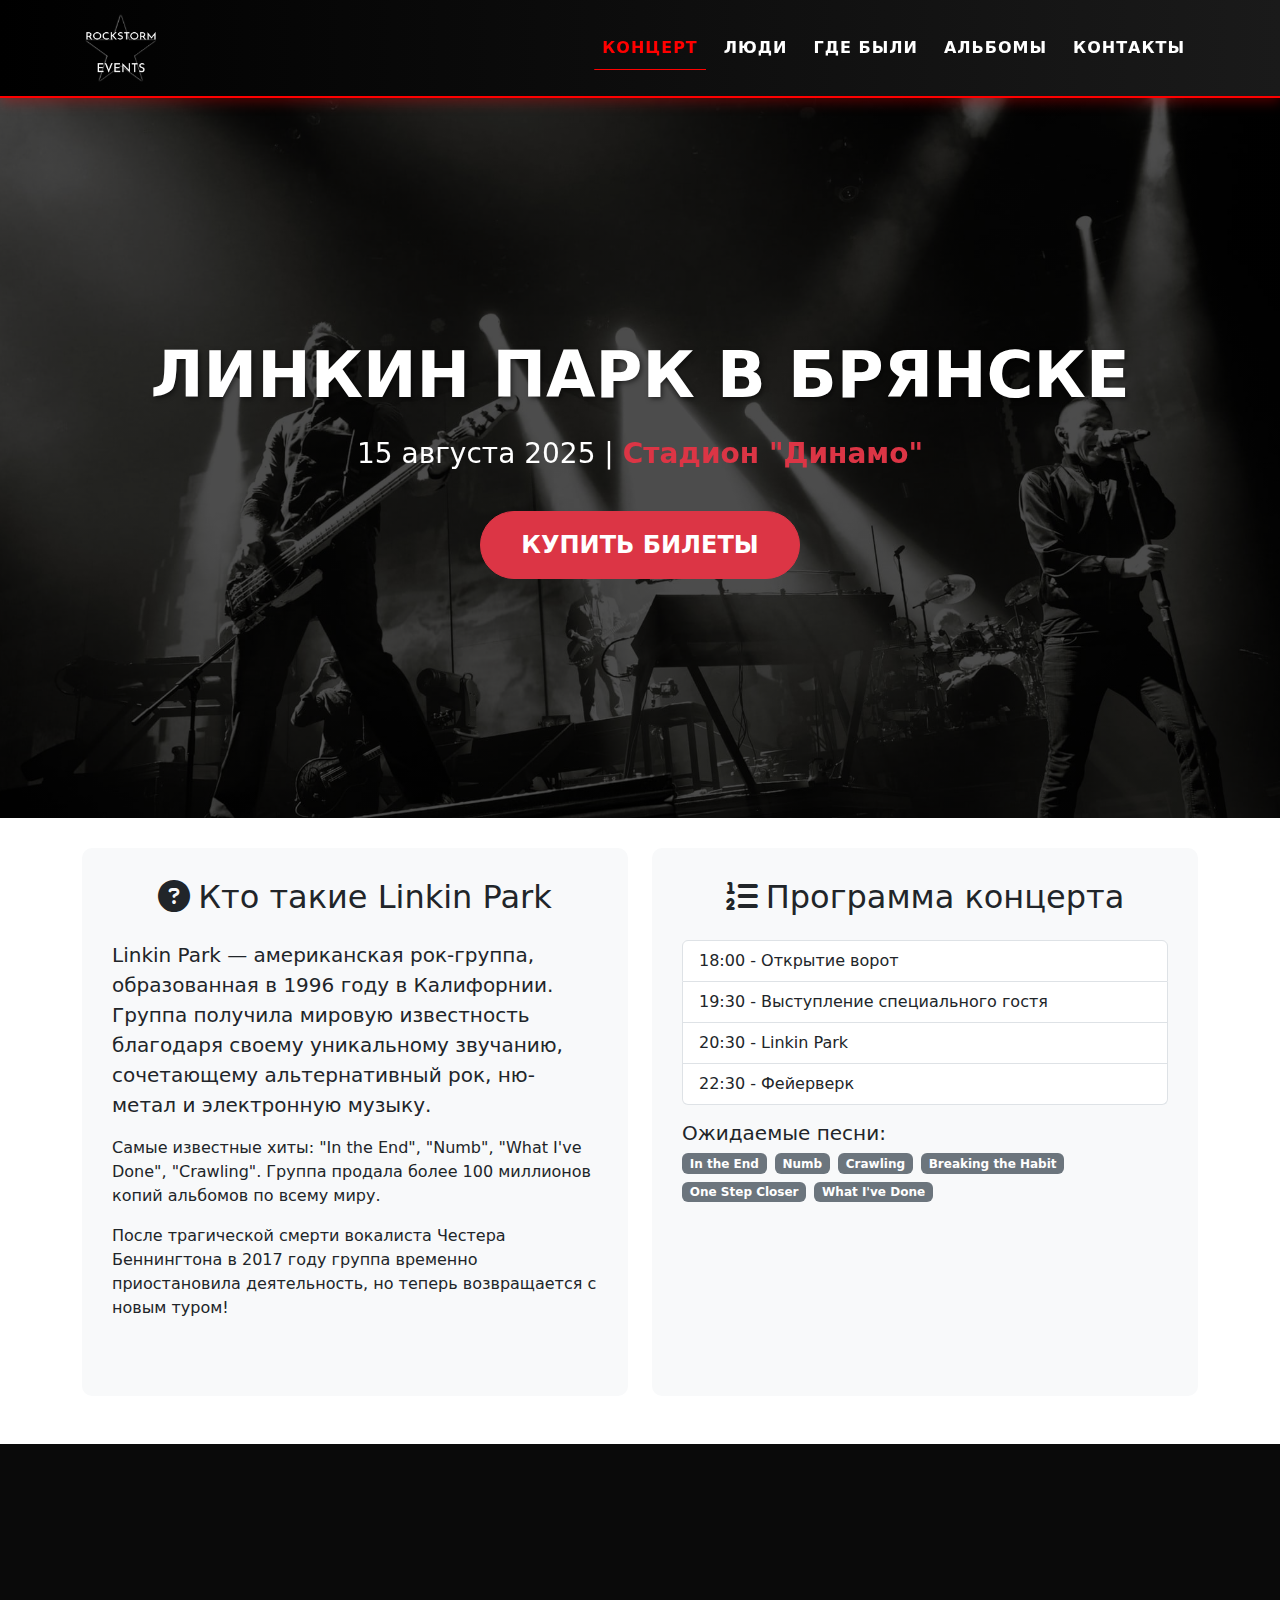
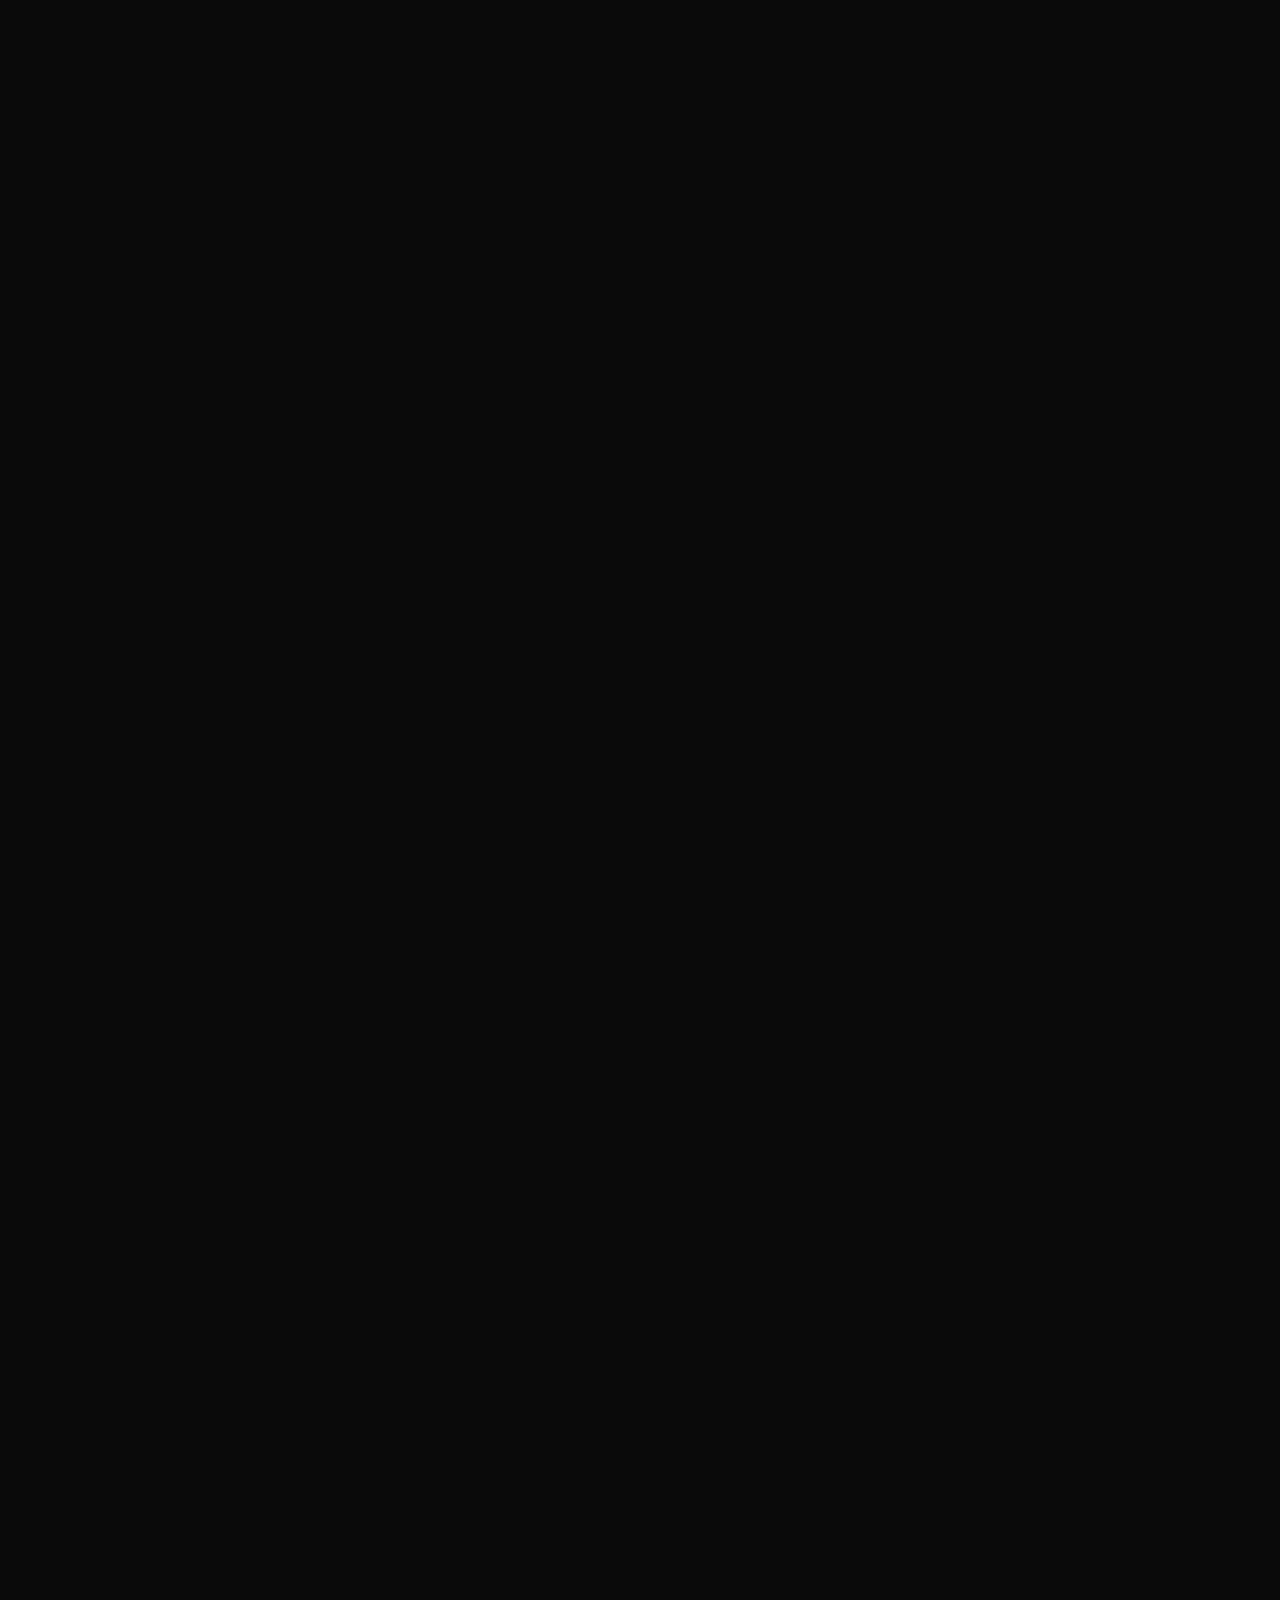
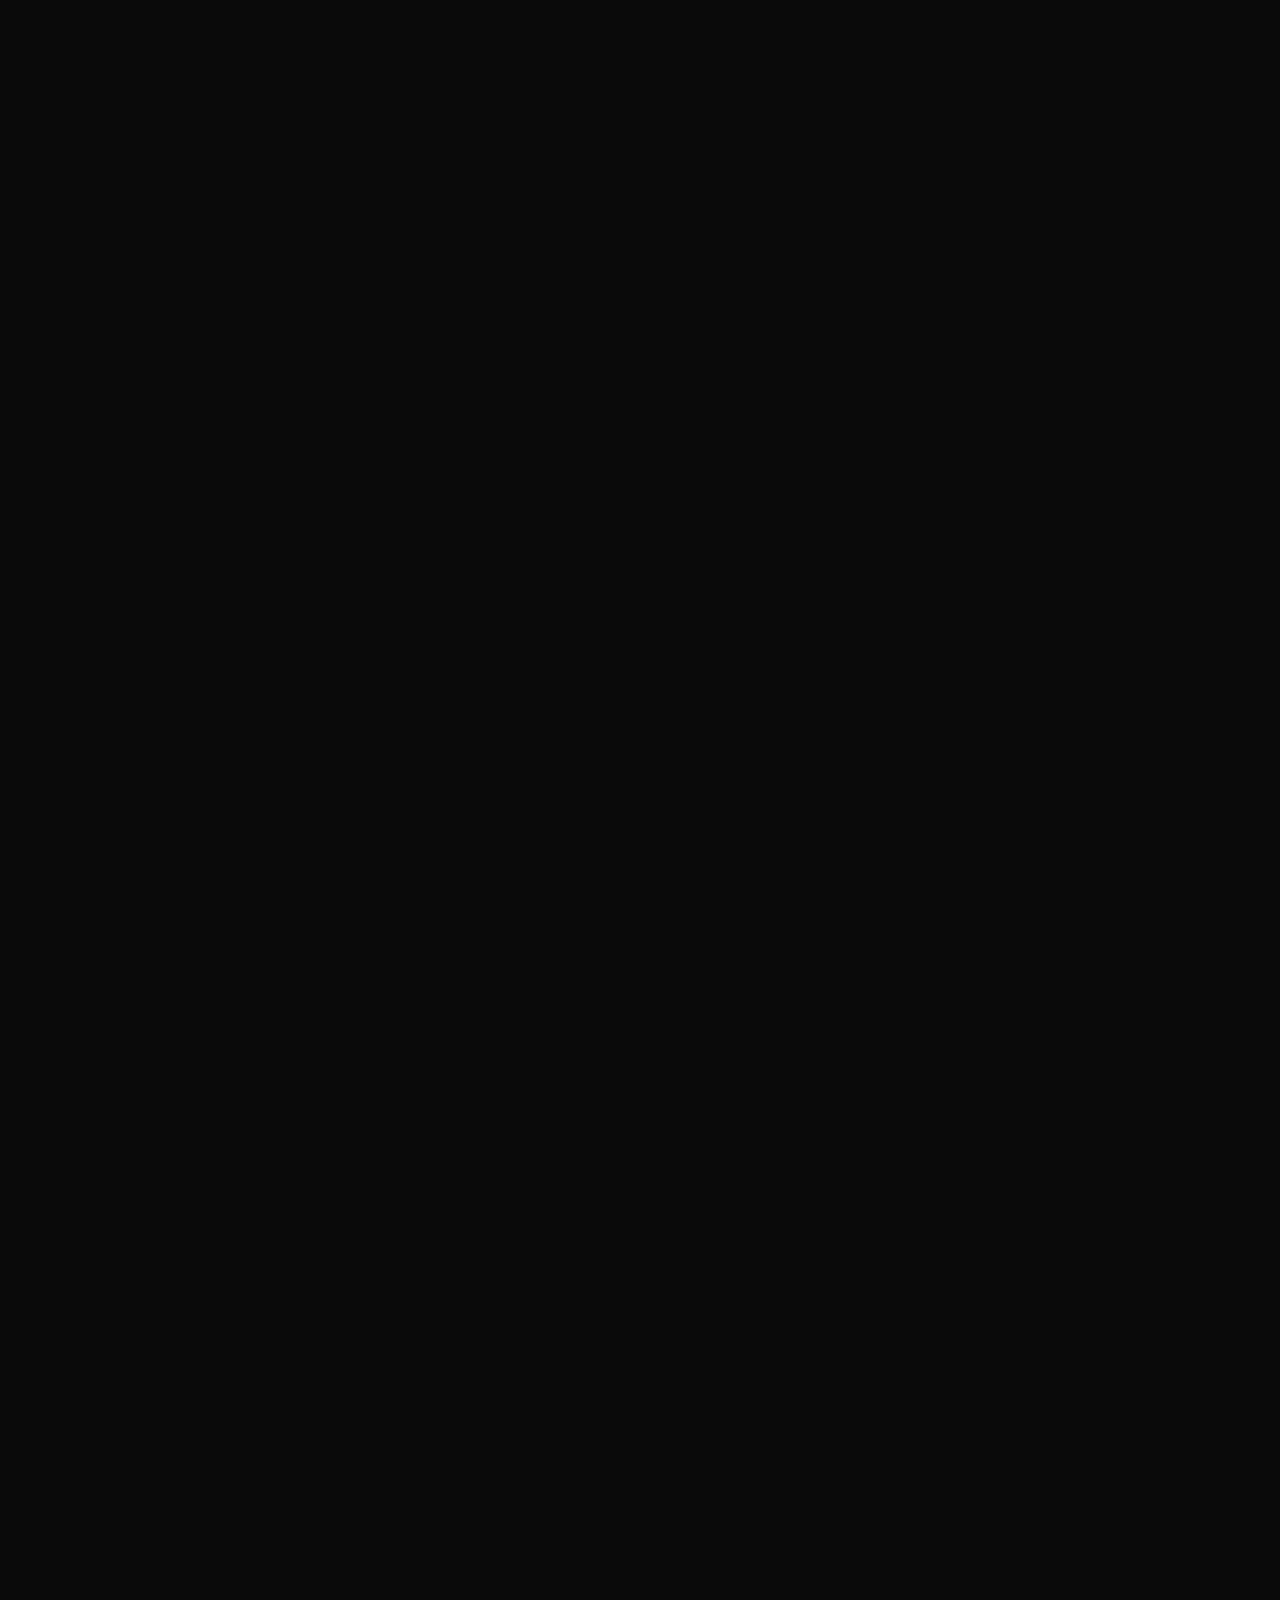
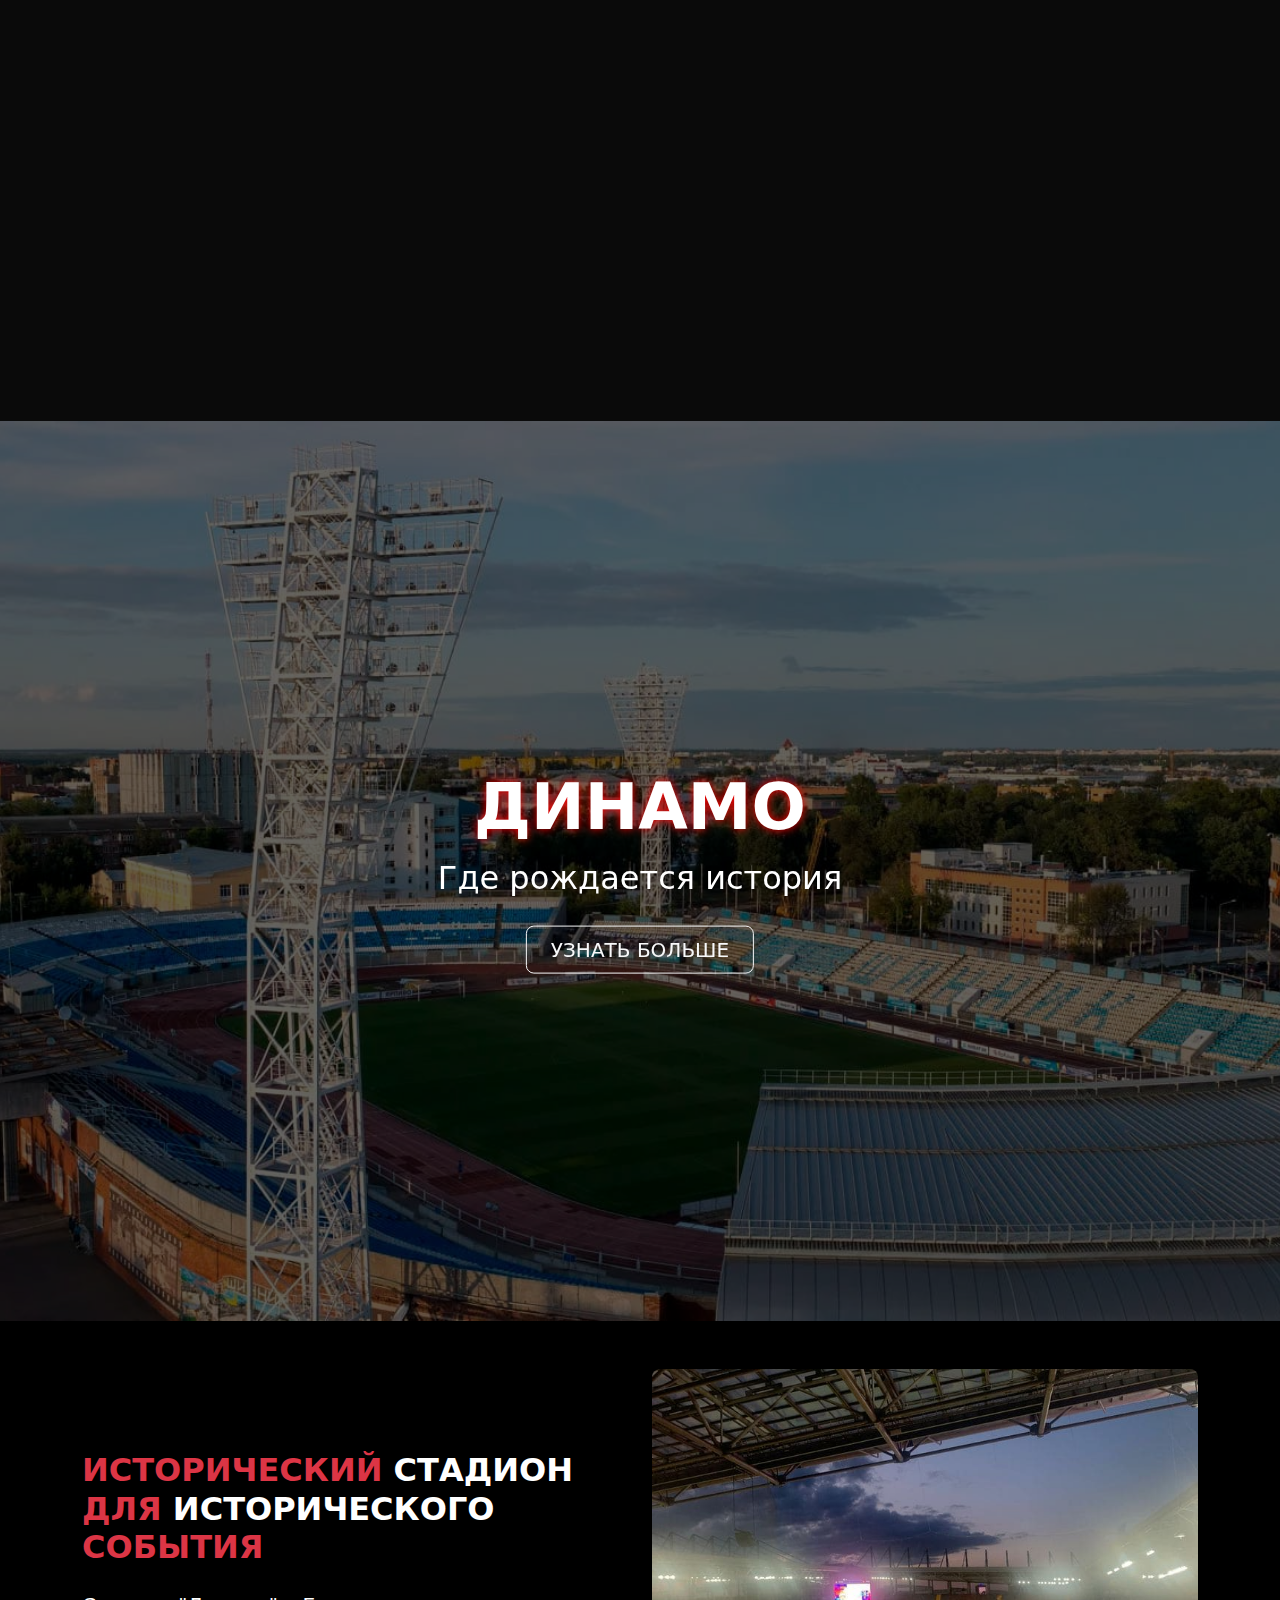
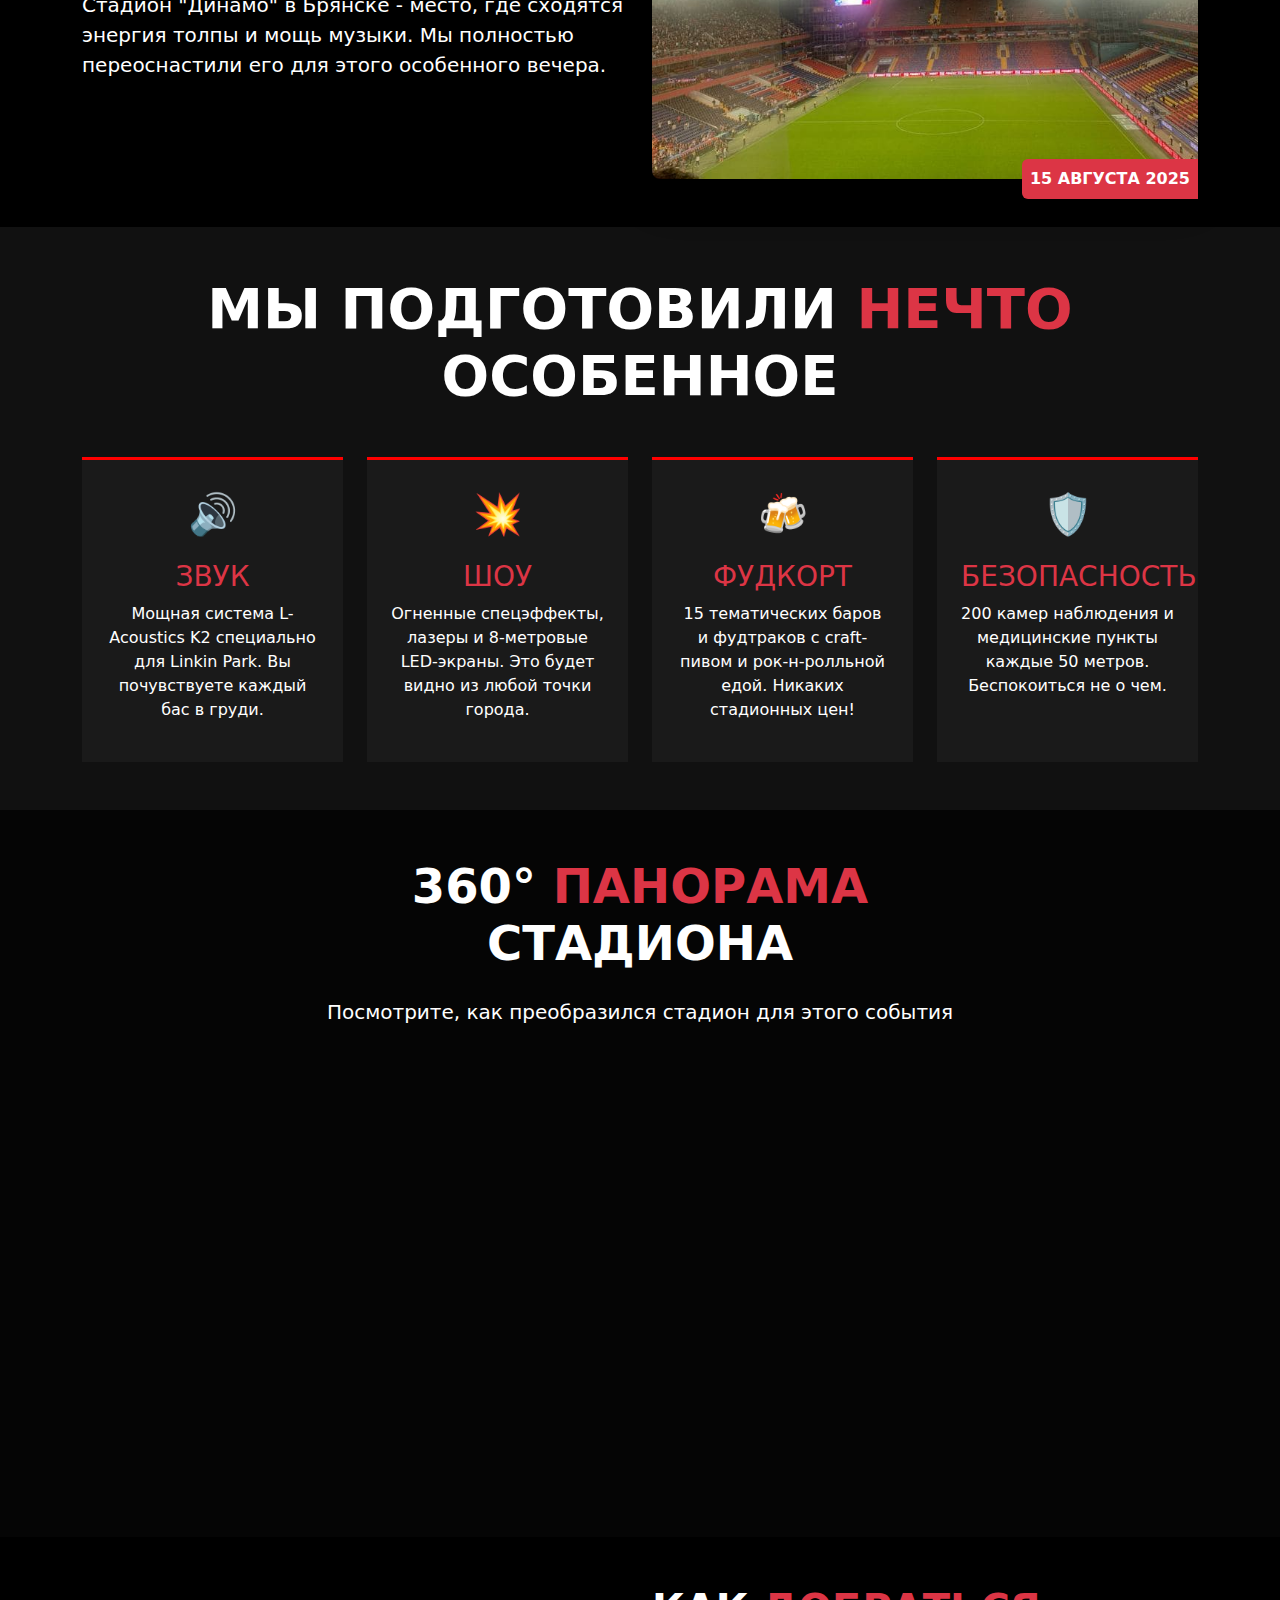
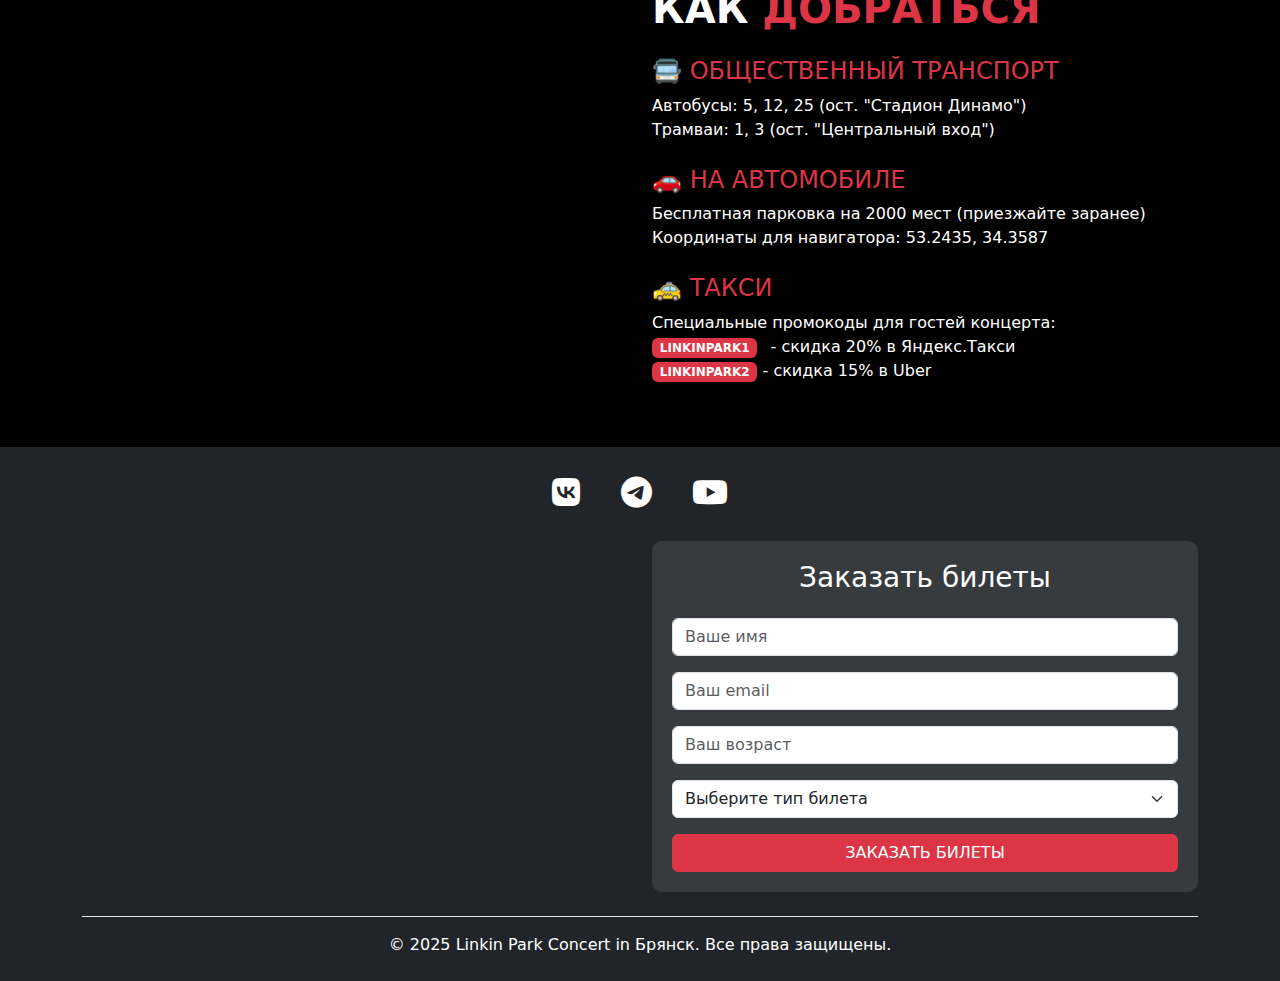
<file: index.html>
<!DOCTYPE html>
<html lang="ru">
  <head>
    <meta charset="UTF-8" />
    <meta name="viewport" content="width=device-width, initial-scale=1.0" />
    <title>Linkin Park Live в Брянске</title>
    <link rel="stylesheet" href="css/style.css">
    <link rel="shortcut icon" href="images/favicon.svg" type="image/x-icon">
    <link
      href="https://cdn.jsdelivr.net/npm/bootstrap@5.3.0/dist/css/bootstrap.min.css"
      rel="stylesheet"
    />
    <link
      rel="stylesheet"
      href="https://cdnjs.cloudflare.com/ajax/libs/font-awesome/6.4.0/css/all.min.css"
    />
    <link href="https://unpkg.com/aos@2.3.1/dist/aos.css" rel="stylesheet" />
    <style>
      .hero-banner {
        background: linear-gradient(rgba(0, 0, 0, 0.7), rgba(0, 0, 0, 0.7)),
          url("images/linkinpark.jpg");
        background-size: cover;
        background-position: center;
        height: 80vh;
        display: flex;
        align-items: center;
        justify-content: center;
        text-align: center;
        color: white;
        margin-bottom: 30px;
      }
      .hero-title {
        font-size: 4rem;
        font-weight: 900;
        text-transform: uppercase;
        margin-bottom: 20px;
        text-shadow: 2px 2px 5px rgba(0, 0, 0, 0.5);
      }
      .btn-tickets {
        padding: 15px 40px;
        font-size: 1.5rem;
        font-weight: bold;
        border-radius: 50px;
        margin-top: 20px;
      }
      .info-block {
        padding: 30px;
        border-radius: 10px;
        margin-bottom: 30px;
        height: 100%;
      }
      .footer-icons {
        font-size: 2rem;
        margin: 20px 0;
      }
      .footer-icons a {
        color: white;
        margin: 0 15px;
        transition: all 0.3s;
      }
      .footer-icons a:hover {
        color: #ff6b6b;
        transform: scale(1.2);
      }
      .footer-form {
        background: rgba(255, 255, 255, 0.1);
        padding: 20px;
        border-radius: 10px;
      }
      .map-container {
        height: 100%;
        min-height: 300px;
        border-radius: 10px;
        overflow: hidden;
      }
      .concert-place {
        font-weight: bold;
        color: #dc3545;
      }
      @media (max-width: 768px) {
        .hero-title {
          font-size: 2.5rem;
        }
      }

      .navbar {
    background: linear-gradient(to right, #000000, #1a1a1a);
    border-bottom: 2px solid #ff0000;
    box-shadow: 0 4px 12px rgba(255, 0, 0, 0.3);
}

.navbar-brand img {
    height: 70px;
}

.navbar-toggler {
    border-color: rgba(255, 0, 0, 0.5);
}

.navbar-toggler-icon {
    background-image: url("data:image/svg+xml,%3csvg xmlns='http://www.w3.org/2000/svg' viewBox='0 0 30 30'%3e%3cpath stroke='rgba%28255, 0, 0, 1%29' stroke-linecap='round' stroke-miterlimit='10' stroke-width='2' d='M4 7h22M4 15h22M4 23h22'/%3e%3c/svg%3e");
}

.nav-link {
    position: relative;
    font-weight: 600;
    text-transform: uppercase;
    letter-spacing: 1px;
    padding: 10px 15px;
    margin: 0 5px;
    color: #ffffff !important;
    transition: color 0.3s;
    overflow: hidden;
}

.nav-link:hover {
    color: #ff0000 !important;
}

.nav-link::after {
    content: '';
    position: absolute;
    bottom: -2px;
    left: 50%;
    width: 0;
    height: 3px;
    background: #ff0000;
    transform: translateX(-50%);
    transition: all 0.3s ease;
}

.nav-link:hover::after,
.nav-link.active::after {
    width: 100%;
}

.nav-link.active {
    color: #ff0000 !important;
    cursor: default;
}
    </style>
  </head>
  <body>
    <!-- Навигация -->
    <nav class="navbar navbar-expand-lg navbar-dark sticky-top">
        <div class="container">
            <a class="navbar-brand" href="index.html">
                <img src="images/logo.png" alt="Linkin Park" height="200">
            </a>
            <button class="navbar-toggler" type="button" data-bs-toggle="collapse" data-bs-target="#navbarNav" aria-controls="navbarNav" aria-expanded="false" aria-label="Toggle navigation">
                <span class="navbar-toggler-icon"></span>
            </button>
            <div class="collapse navbar-collapse" id="navbarNav">
                <ul class="navbar-nav ms-auto">
                    <li class="nav-item">
                        <a class="nav-link active" href="index.html">Концерт</a>
                    </li>
                    <li class="nav-item">
                        <a class="nav-link" href="about.html">Люди</a>
                    </li>
                    <li class="nav-item">
                        <a class="nav-link" href="tickets.html">Где были</a>
                    </li>
                    <li class="nav-item">
                        <a class="nav-link" href="place.html">Альбомы</a>
                    </li>
                    <li class="nav-item">
                        <a class="nav-link" href="contacts.html">Контакты</a>
                    </li>
                </ul>
            </div>
        </div>
    </nav>

    <!-- Герой-баннер -->
    <div class="hero-banner">
      <div class="container">
        <h1 class="hero-title" data-aos="fade-up" data-aos-duration="1000">
          ЛИНКИН ПАРК В БРЯНСКЕ
        </h1>
        <p class="lead fs-3" data-aos="fade-up" data-aos-duration="1200">
          15 августа 2025 | <span class="concert-place">Стадион "Динамо"</span>
        </p>
        <a
          href="#tickets"
          class="btn btn-danger btn-lg btn-tickets"
          data-aos="fade-up"
          data-aos-duration="1400"
          >КУПИТЬ БИЛЕТЫ</a
        >
      </div>
    </div>

    <!-- Информационные блоки -->
    <div class="container mb-5">
      <div class="row">
        <div class="col-md-6">
          <div
            class="info-block bg-light"
            data-aos="fade-up"
            data-aos-duration="1500"
            data-aos-offset="-100"
          >
            <h2 class="text-center mb-4">
              <i class="fas fa-question-circle me-2"></i>Кто такие Linkin Park
            </h2>
            <p class="lead">
              Linkin Park — американская рок-группа, образованная в 1996 году в
              Калифорнии. Группа получила мировую известность благодаря своему
              уникальному звучанию, сочетающему альтернативный рок, ню-метал и
              электронную музыку.
            </p>
            <p>
              Самые известные хиты: "In the End", "Numb", "What I've Done",
              "Crawling". Группа продала более 100 миллионов копий альбомов по
              всему миру.
            </p>
            <p>
              После трагической смерти вокалиста Честера Беннингтона в 2017 году
              группа временно приостановила деятельность, но теперь возвращается
              с новым туром!
            </p>
          </div>
        </div>
        <div class="col-md-6">
          <div
            class="info-block bg-light"
            data-aos="fade-up"
            data-aos-duration="1500"
            data-aos-offset="-100"
          >
            <h2 class="text-center mb-4">
              <i class="fas fa-list-ol me-2"></i>Программа концерта
            </h2>
            <ul class="list-group">
              <li class="list-group-item">18:00 - Открытие ворот</li>
              <li class="list-group-item">
                19:30 - Выступление специального гостя
              </li>
              <li class="list-group-item">20:30 - Linkin Park</li>
              <li class="list-group-item">22:30 - Фейерверк</li>
            </ul>
            <div class="mt-3">
              <h5>Ожидаемые песни:</h5>
              <div class="d-flex flex-wrap">
                <span class="badge bg-secondary me-2 mb-2">In the End</span>
                <span class="badge bg-secondary me-2 mb-2">Numb</span>
                <span class="badge bg-secondary me-2 mb-2">Crawling</span>
                <span class="badge bg-secondary me-2 mb-2"
                  >Breaking the Habit</span
                >
                <span class="badge bg-secondary me-2 mb-2"
                  >One Step Closer</span
                >
                <span class="badge bg-secondary me-2 mb-2">What I've Done</span>
              </div>
            </div>
          </div>
        </div>
      </div>
    </div>

    <section id="about" class="py-5" style="background: #0a0a0a; color: white;">
      <div class="container">
        
        <!-- Заголовок -->
        <div class="text-center mb-5" data-aos="fade-down">
          <h2 class="display-4 fw-bold text-danger">О КОНЦЕРТЕ</h2>
          <div class="mx-auto" style="height: 3px; width: 100px; background: #ff0000;"></div>
        </div>
    
        <!-- Кто такие Linkin Park -->
        <div class="row align-items-center mb-5" data-aos="fade-right">
          <div class="col-lg-6">
            <img src="images/lp.jpg" alt="Linkin Park" class="img-fluid rounded shadow-lg" style="border: 2px solid #ff0000;">
          </div>
          <div class="col-lg-6 mt-4 mt-lg-0">
            <h3 class="text-danger mb-4">КТО ТАКИЕ LINKIN PARK</h3>
            <p class="lead">Linkin Park — революционная группа, изменившая лицо современного рока.</p>
            <p>Основанная в 1996 году в Калифорнии, группа взорвала музыкальную индустрию своим дебютным альбомом "Hybrid Theory" в 2000 году, который стал бриллиантовым (продано более 30 млн копий).</p>
            <p>Их уникальный стиль — смесь альтернативного рока, ню-метала, рэпа и электроники — создал абсолютно новое звучание, которое покорило миллионы.</p>
            <div class="d-flex mt-4">
              <span class="badge bg-danger me-2">30+ млн альбомов</span>
              <span class="badge bg-danger me-2">2 Грэмми</span>
              <span class="badge bg-danger">100+ стран</span>
            </div>
          </div>
        </div>
    
        <!-- Почему они легендарные -->
        <div class="row align-items-center mb-5" data-aos="fade-up">
          <div class="col-lg-6 order-lg-2">
            <img src="images/chester.jpg" alt="Chester Bennington" class="img-fluid rounded shadow-lg" style="border: 2px solid #ff0000;">
          </div>
          <div class="col-lg-6 order-lg-1 mt-4 mt-lg-0">
            <h3 class="text-danger mb-4">ПОЧЕМУ ОНИ ЛЕГЕНДАРНЫЕ</h3>
            <ul class="list-unstyled">
              <li class="mb-3"><i class="fas fa-guitar text-danger me-2"></i> Создали новый музыкальный жанр, вдохновив тысячи групп</li>
              <li class="mb-3"><i class="fas fa-record-vinyl text-danger me-2"></i> Каждый альбом — эксперимент и эволюция звучания</li>
              <li class="mb-3"><i class="fas fa-fire text-danger me-2"></i> Легендарные живые выступления с бешеной энергетикой</li>
              <li class="mb-3"><i class="fas fa-heart text-danger me-2"></i> Честер Беннингтон — один из величайших вокалистов поколения</li>
              <li><i class="fas fa-globe text-danger me-2"></i> Музыка, которая объединяет людей по всему миру</li>
            </ul>
          </div>
        </div>
    
        <!-- Почему стоит купить билеты -->
        <div class="row mb-5" data-aos="fade-up">
          <div class="col-12">
            <div class="p-4 p-md-5 rounded" style="background: linear-gradient(rgba(0,0,0,0.7), rgba(0,0,0,0.7)); background-size: cover; border: 2px solid #ff0000;">
              <h3 class="text-center text-danger mb-4">ПОЧЕМУ ВАМ НУЖНО НА ЭТОТ КОНЦЕРТ</h3>
              <div class="row">
                <div class="col-md-4 mb-4">
                  <div class="text-center p-3 h-100" style="background: rgba(255,0,0,0.1); border-radius: 8px;">
                    <i class="fas fa-bolt text-danger mb-3" style="font-size: 2rem;"></i>
                    <h4 class="text-white">РАЗ В ЖИЗНИ</h4>
                    <p>После ухода Честера каждый концерт — историческое событие. Особенно в Брянске!</p>
                  </div>
                </div>
                <div class="col-md-4 mb-4">
                  <div class="text-center p-3 h-100" style="background: rgba(255,0,0,0.1); border-radius: 8px;">
                    <i class="fas fa-volume-up text-danger mb-3" style="font-size: 2rem;"></i>
                    <h4 class="text-white">НЕРЕАЛЬНЫЙ ЗВУК</h4>
                    <p>Профессиональная постановка с мощными спецэффектами и идеальным звуком.</p>
                  </div>
                </div>
                <div class="col-md-4 mb-4">
                  <div class="text-center p-3 h-100" style="background: rgba(255,0,0,0.1); border-radius: 8px;">
                    <i class="fas fa-users text-danger mb-3" style="font-size: 2rem;"></i>
                    <h4 class="text-white">ФАН-СООБЩЕСТВО</h4>
                    <p>Присоединитесь к тысячам фанатов, чтобы вместе пережить легендарные хиты.</p>
                  </div>
                </div>
              </div>
            </div>
          </div>
        </div>
    
        <!-- Дополнительный блок -->
        <div class="row" data-aos="fade-up">
          <div class="col-12">
            <div class="p-4 p-md-5 text-center rounded" style="background: #111; border: 2px solid #ff0000;">
              <h3 class="text-danger mb-4">НЕ УПУСТИТЕ ШАНС!</h3>
              <p class="lead mb-4">Это будет самый громкий концерт года в Брянске. Билеты заканчиваются стремительно!</p>
              <a href="#tickets" class="btn btn-danger btn-lg px-5 py-3">КУПИТЬ БИЛЕТЫ СЕЙЧАС <i class="fas fa-arrow-right ms-2"></i></a>
              <div class="mt-4">
                <p class="small text-danger">Осталось менее 15% билетов</p>
                <div class="progress" style="height: 6px;">
                  <div class="progress-bar bg-danger" role="progressbar" style="width: 15%;" aria-valuenow="15" aria-valuemin="0" aria-valuemax="100"></div>
                </div>
              </div>
            </div>
          </div>
        </div>
    
      </div>
    </section>

    <section id="tickets-container" class="py-5" style="background: #0a0a0a; color: white;">
      <div class="container">
        
        <!-- Заголовок -->
        <div class="text-center mb-5" data-aos="fade-down">
          <h2 class="display-4 fw-bold text-danger">БИЛЕТЫ</h2>
          <div class="mx-auto" style="height: 3px; width: 100px; background: #ff0000;"></div>
          <p class="lead mt-3">Выберите свой опыт. Это будет незабываемо!</p>
        </div>
    
        <!-- VIP билет -->
        <div class="row align-items-center mb-5 ticket-card" data-aos="fade-up">
          <div class="col-lg-6">
            <img src="images/lpvist.jpeg" alt="VIP Experience" class="img-fluid rounded shadow-lg" style="border: 2px solid #ff0000;">
          </div>
          <div class="col-lg-6 mt-4 mt-lg-0">
            <div class="p-4" style="background: rgba(255,0,0,0.05); border-left: 4px solid #ff0000;">
              <h3 class="text-danger mb-3">VIP ПАКЕТ <span class="badge bg-danger ms-2">10 000 руб.</span></h3>
              <ul class="list-unstyled">
                <li class="mb-2"><i class="fas fa-star text-danger me-2"></i> Встреча за кулисами с группой</li>
                <li class="mb-2"><i class="fas fa-couch text-danger me-2"></i> VIP-ложа с лучшим видом</li>
                <li class="mb-2"><i class="fas fa-glass-cheers text-danger me-2"></i> Открытый бар премиум-класса</li>
                <li class="mb-2"><i class="fas fa-guitar text-danger me-2"></i> Эксклюзивный мерч</li>
                <li class="mb-2"><i class="fas fa-parking text-danger me-2"></i> Отдельная парковка</li>
              </ul>
              <a href="#tickets" class="btn btn-outline-danger mt-3">ЗАБРОНИРОВАТЬ VIP</a>
            </div>
          </div>
        </div>
    
        <!-- Gold билет -->
        <div class="row align-items-center mb-5 ticket-card" data-aos="fade-up" data-aos-delay="100">
          <div class="col-lg-6 order-lg-2">
            <img src="images/lpgold.jpg" alt="Gold Experience" class="img-fluid rounded shadow-lg" style="border: 2px solid #ff0000;">
          </div>
          <div class="col-lg-6 order-lg-1 mt-4 mt-lg-0">
            <div class="p-4" style="background: rgba(255,0,0,0.05); border-left: 4px solid #ffcc00;">
              <h3 class="text-warning mb-3">GOLD <span class="badge bg-warning text-dark ms-2">7 000 руб.</span></h3>
              <ul class="list-unstyled">
                <li class="mb-2"><i class="fas fa-chair text-warning me-2"></i> Места в первых 5 рядах</li>
                <li class="mb-2"><i class="fas fa-beer text-warning me-2"></i> Доступ к премиум-бару</li>
                <li class="mb-2"><i class="fas fa-t-shirt text-warning me-2"></i> Фирменный браслет</li>
                <li class="mb-2"><i class="fas fa-utensils text-warning me-2"></i> Фуршет с закусками</li>
              </ul>
              <a href="#tickets" class="btn btn-outline-warning mt-3">КУПИТЬ GOLD</a>
            </div>
          </div>
        </div>
    
        <!-- Silver билет -->
        <div class="row align-items-center mb-5 ticket-card" data-aos="fade-up" data-aos-delay="200">
          <div class="col-lg-6">
            <img src="images/lpsilver.jpg" alt="Silver Experience" class="img-fluid rounded shadow-lg" style="border: 2px solid #ff0000;">
          </div>
          <div class="col-lg-6 mt-4 mt-lg-0">
            <div class="p-4" style="background: rgba(255,0,0,0.05); border-left: 4px solid #c0c0c0;">
              <h3 class="text-light mb-3">SILVER <span class="badge bg-light text-dark ms-2">5 000 руб.</span></h3>
              <ul class="list-unstyled">
                <li class="mb-2"><i class="fas fa-cocktail text-light me-2"></i> Доступ к барам</li>
                <li class="mb-2"><i class="fas fa-map-marker-alt text-light me-2"></i> Места в центральных секторах</li>
                <li class="mb-2"><i class="fas fa-restroom text-light me-2"></i> Отдельные туалеты</li>
                <li class="mb-2"><i class="fas fa-clock text-light me-2"></i> Ранний вход на стадион</li>
              </ul>
              <a href="#tickets" class="btn btn-outline-light mt-3">КУПИТЬ SILVER</a>
            </div>
          </div>
        </div>
    
        <!-- Regular билет -->
        <div class="row align-items-center mb-5 ticket-card" data-aos="fade-up" data-aos-delay="300">
          <div class="col-lg-6 order-lg-2">
            <img src="images/lpregular.jpg" alt="Regular Experience" class="img-fluid rounded shadow-lg" style="border: 2px solid #ff0000;">
          </div>
          <div class="col-lg-6 order-lg-1 mt-4 mt-lg-0">
            <div class="p-4" style="background: rgba(255,0,0,0.05); border-left: 4px solid #555;">
              <h3 class="text-secondary mb-3">REGULAR <span class="badge bg-secondary ms-2">3 000 руб.</span></h3>
              <ul class="list-unstyled">
                <li class="mb-2"><i class="fas fa-music text-secondary me-2"></i> Общие стоячие места</li>
                <li class="mb-2"><i class="fas fa-users text-secondary me-2"></i> Атмосфера настоящего рок-концерта</li>
                <li class="mb-2"><i class="fas fa-volume-up text-secondary me-2"></i> Отличный звук по всему стадиону</li>
                <li class="mb-2"><i class="fas fa-heart text-secondary me-2"></i> Возможность быть частью истории</li>
              </ul>
              <a href="#tickets" class="btn btn-outline-secondary mt-3">КУПИТЬ REGULAR</a>
            </div>
          </div>
        </div>
    
        <!-- Важная информация -->
        <div class="row mt-5" data-aos="fade-up">
          <div class="col-12">
            <div class="p-4 rounded" style="background: rgba(255,0,0,0.1); border: 1px dashed #ff0000;">
              <h4 class="text-danger"><i class="fas fa-exclamation-triangle me-2"></i> ВАЖНАЯ ИНФОРМАЦИЯ</h4>
              <ul>
                <li>Билеты именные, при себе нужно иметь документ</li>
                <li>VIP-встреча начинается за 2 часа до концерта</li>
                <li>Возврат билетов возможен за 14 дней до мероприятия</li>
                <li>Дети до 14 лет допускаются только в сопровождении взрослых</li>
              </ul>
            </div>
          </div>
        </div>
    
      </div>
    </section>

    <section id="location" style="background: #000; color: white;">
      <!-- Fullscreen Hero -->
      <div class="vh-100 position-relative overflow-hidden">
        <img src="images/dinamo.jpg" class="w-100 h-100 object-fit-cover" alt="Стадион Динамо">
        <div class="position-absolute top-0 start-0 w-100 h-100" style="background: rgba(0,0,0,0.6);"></div>
        <div class="position-absolute top-50 start-50 translate-middle text-center">
          <h1 class="display-3 fw-bold text-uppercase" style="text-shadow: 0 0 10px #ff0000;">ДИНАМО</h1>
          <p class="lead fs-2">Где рождается история</p>
          <div class="mt-4">
            <a href="#stadium-info" class="btn btn-lg btn-outline-light px-4 py-2">УЗНАТЬ БОЛЬШЕ</a>
          </div>
        </div>
      </div>
    
      <!-- Stadium Intro -->
      <div id="stadium-info" class="container py-5">
        <div class="row align-items-center">
          <div class="col-lg-6">
            <h2 class="fw-bold mb-4 historical-title">
              <span class="text-danger">ИСТОРИЧЕСКИЙ</span> СТАДИОН<br>
              <span class="text-danger">ДЛЯ</span> ИСТОРИЧЕСКОГО<br>
              <span class="text-danger">СОБЫТИЯ</span>
            </h2>
            <p class="lead">Стадион "Динамо" в Брянске - место, где сходятся энергия толпы и мощь музыки. Мы полностью переоснастили его для этого особенного вечера.</p>
          </div>
          <div class="col-lg-6">
            <div class="position-relative">
              <img src="images/vecher.jpg" class="img-fluid rounded-3 shadow-lg" alt="Стадион вечером">
              <div class="position-absolute bottom-0 end-0 bg-danger p-2 rounded-start" style="transform: translateY(50%);">
                <span class="fw-bold">15 АВГУСТА 2025</span>
              </div>
            </div>
          </div>
        </div>
      </div>
    
      <!-- Special Preparations -->
      <div class="py-5" style="background: #111;">
        <div class="container">
          <h2 class="text-center mb-5 display-4 fw-bold">МЫ ПОДГОТОВИЛИ <span class="text-danger">НЕЧТО</span> ОСОБЕННОЕ</h2>
          
          <div class="row g-4">
            <!-- Item 1 -->
            <div class="col-md-6 col-lg-3">
              <div class="h-100 p-4 text-center" style="background: #1a1a1a; border-top: 3px solid #ff0000;">
                <div class="mb-3" style="font-size: 2.5rem;">🔊</div>
                <h3 class="text-danger">ЗВУК</h3>
                <p>Мощная система L-Acoustics K2 специально для Linkin Park. Вы почувствуете каждый бас в груди.</p>
              </div>
            </div>
            
            <!-- Item 2 -->
            <div class="col-md-6 col-lg-3">
              <div class="h-100 p-4 text-center" style="background: #1a1a1a; border-top: 3px solid #ff0000;">
                <div class="mb-3" style="font-size: 2.5rem;">💥</div>
                <h3 class="text-danger">ШОУ</h3>
                <p>Огненные спецэффекты, лазеры и 8-метровые LED-экраны. Это будет видно из любой точки города.</p>
              </div>
            </div>
            
            <!-- Item 3 -->
            <div class="col-md-6 col-lg-3">
              <div class="h-100 p-4 text-center" style="background: #1a1a1a; border-top: 3px solid #ff0000;">
                <div class="mb-3" style="font-size: 2.5rem;">🍻</div>
                <h3 class="text-danger">ФУДКОРТ</h3>
                <p>15 тематических баров и фудтраков с craft-пивом и рок-н-ролльной едой. Никаких стадионных цен!</p>
              </div>
            </div>
            
            <!-- Item 4 -->
            <div class="col-md-6 col-lg-3">
              <div class="h-100 p-4 text-center" style="background: #1a1a1a; border-top: 3px solid #ff0000;">
                <div class="mb-3" style="font-size: 2.5rem;">🛡️</div>
                <h3 class="text-danger">БЕЗОПАСНОСТЬ</h3>
                <p>200 камер наблюдения и медицинские пункты каждые 50 метров. Беспокоиться не о чем.</p>
              </div>
            </div>
          </div>
        </div>
      </div>
    
      <!-- Stadium Panorama -->
      <div class="py-5 position-relative" style="background: #050505;">
        <div class="container">
          <div class="row">
            <div class="col-lg-8 mx-auto text-center">
              <h2 class="mb-4 display-5 fw-bold">360° <span class="text-danger">ПАНОРАМА</span> СТАДИОНА</h2>
              <p class="lead mb-5">Посмотрите, как преобразился стадион для этого события</p>
              <div class="ratio ratio-16x9">
                <iframe class="rounded-3" src="https://www.youtube.com/embed/a-Bgbj6DWss?si=X-p5srn5UAsT0-7G" title="YouTube video player" frameborder="0" allow="accelerometer; autoplay; clipboard-write; encrypted-media; gyroscope; picture-in-picture; web-share" referrerpolicy="strict-origin-when-cross-origin" allowfullscreen></iframe>
              </div>
            </div>
          </div>
        </div>
      </div>
    
      <!-- How to Get There -->
      <div class="py-5" style="background: #000;">
        <div class="container">
          <div class="row align-items-center">
            <div class="col-lg-6 mb-4 mb-lg-0">
              <div class="position-relative rounded-3 overflow-hidden" style="height: 400px;">
                  <iframe
                  src="https://www.google.com/maps/embed?pb=!1m18!1m12!1m3!1d9413.37364741891!2d34.3587893!3d53.2435624!2m3!1f0!2f0!3f0!3m2!1i1024!2i768!4f13.1!3m3!1m2!1s0x412d05e5e8e9c0e5%3A0x1b0b5a5b5b5b5b5b!2z0JHQuNGC0LDQudGB0LrQuNC5!5e0!3m2!1sru!2sru!4v1620000000000!5m2!1sru!2sru"
                  width="100%"
                  height="100%"
                  style="border: 0"
                  allowfullscreen=""
                  loading="lazy"
                ></iframe>
              </div>
            </div>
            <div class="col-lg-6">
              <h2 class="fw-bold mb-4" style="font-size: 2.5rem;">КАК <span class="text-danger">ДОБРАТЬСЯ</span></h2>
              <div class="mb-4">
                <h4 class="text-danger">🚍 ОБЩЕСТВЕННЫЙ ТРАНСПОРТ</h4>
                <p>Автобусы: 5, 12, 25 (ост. "Стадион Динамо")<br>
                Трамваи: 1, 3 (ост. "Центральный вход")</p>
              </div>
              <div class="mb-4">
                <h4 class="text-danger">🚗 НА АВТОМОБИЛЕ</h4>
                <p>Бесплатная парковка на 2000 мест (приезжайте заранее)<br>
                Координаты для навигатора: 53.2435, 34.3587</p>
              </div>
              <div>
                <h4 class="text-danger">🚕 ТАКСИ</h4>
                <p>Специальные промокоды для гостей концерта:<br>
                <span class="badge bg-danger me-2">LINKINPARK1</span> - скидка 20% в Яндекс.Такси<br>
                <span class="badge bg-danger">LINKINPARK2</span> - скидка 15% в Uber</p>
              </div>
            </div>
          </div>
        </div>
      </div>
    </section>

    <!-- Футер -->
    <footer
      class="bg-dark text-white"
      style="padding-top: 0.1rem; padding-bottom: 0.5rem"
    >
      <div class="container">
        <!-- Соцсети -->
        <div class="text-center footer-icons">
          <a href="#"><i class="fab fa-vk"></i></a>
          <a href="#"><i class="fab fa-telegram"></i></a>
          <a href="#"><i class="fab fa-youtube"></i></a>
        </div>

        <!-- Две колонки -->
        <div class="row mt-4">
          <div class="col-md-6 mb-4 mb-md-0">
            <div class="map-container">
              <iframe
                src="https://www.google.com/maps/embed?pb=!1m18!1m12!1m3!1d9413.37364741891!2d34.3587893!3d53.2435624!2m3!1f0!2f0!3f0!3m2!1i1024!2i768!4f13.1!3m3!1m2!1s0x412d05e5e8e9c0e5%3A0x1b0b5a5b5b5b5b5b!2z0JHQuNGC0LDQudGB0LrQuNC5!5e0!3m2!1sru!2sru!4v1620000000000!5m2!1sru!2sru"
                width="100%"
                height="100%"
                style="border: 0"
                allowfullscreen=""
                loading="lazy"
              ></iframe>
            </div>
          </div>
          <div class="col-md-6">
            <div class="footer-form">
              <h3 class="text-center mb-4">Заказать билеты</h3>
              <form id="tickets">
                <div class="mb-3">
                  <input
                    type="text"
                    class="form-control"
                    placeholder="Ваше имя"
                    required
                  />
                </div>
                <div class="mb-3">
                  <input
                    type="email"
                    class="form-control"
                    placeholder="Ваш email"
                    required
                  />
                </div>
                <div class="mb-3">
                  <input
                    type="number"
                    class="form-control"
                    placeholder="Ваш возраст"
                    min="1"
                    required
                  />
                </div>
                <div class="mb-3">
                  <select class="form-select" required>
                    <option value="" disabled selected>
                      Выберите тип билета
                    </option>
                    <option value="vip">VIP - 10 000 руб.</option>
                    <option value="gold">Gold - 7 000 руб.</option>
                    <option value="silver">Silver - 5 000 руб.</option>
                    <option value="regular">Regular - 3 000 руб.</option>
                  </select>
                </div>
                <div class="d-grid">
                  <button type="submit" class="btn btn-danger">
                    ЗАКАЗАТЬ БИЛЕТЫ
                  </button>
                </div>
              </form>
            </div>
          </div>
        </div>

        <div class="text-center mt-4 pt-3 border-top">
          <p>&copy; 2025 Linkin Park Concert in Брянск. Все права защищены.</p>
        </div>
      </div>
    </footer>

    <script src="https://cdn.jsdelivr.net/npm/bootstrap@5.3.0/dist/js/bootstrap.bundle.min.js"></script>
    <script src="https://unpkg.com/aos@2.3.1/dist/aos.js"></script>
    <script>
      // Инициализируем AOS
      AOS.init({
        once: false, // Анимация будет повторяться при каждой прокрутке
        easing: "ease", // Плавное замедление в конце
      });
    </script>
  </body>
</html>
</file>
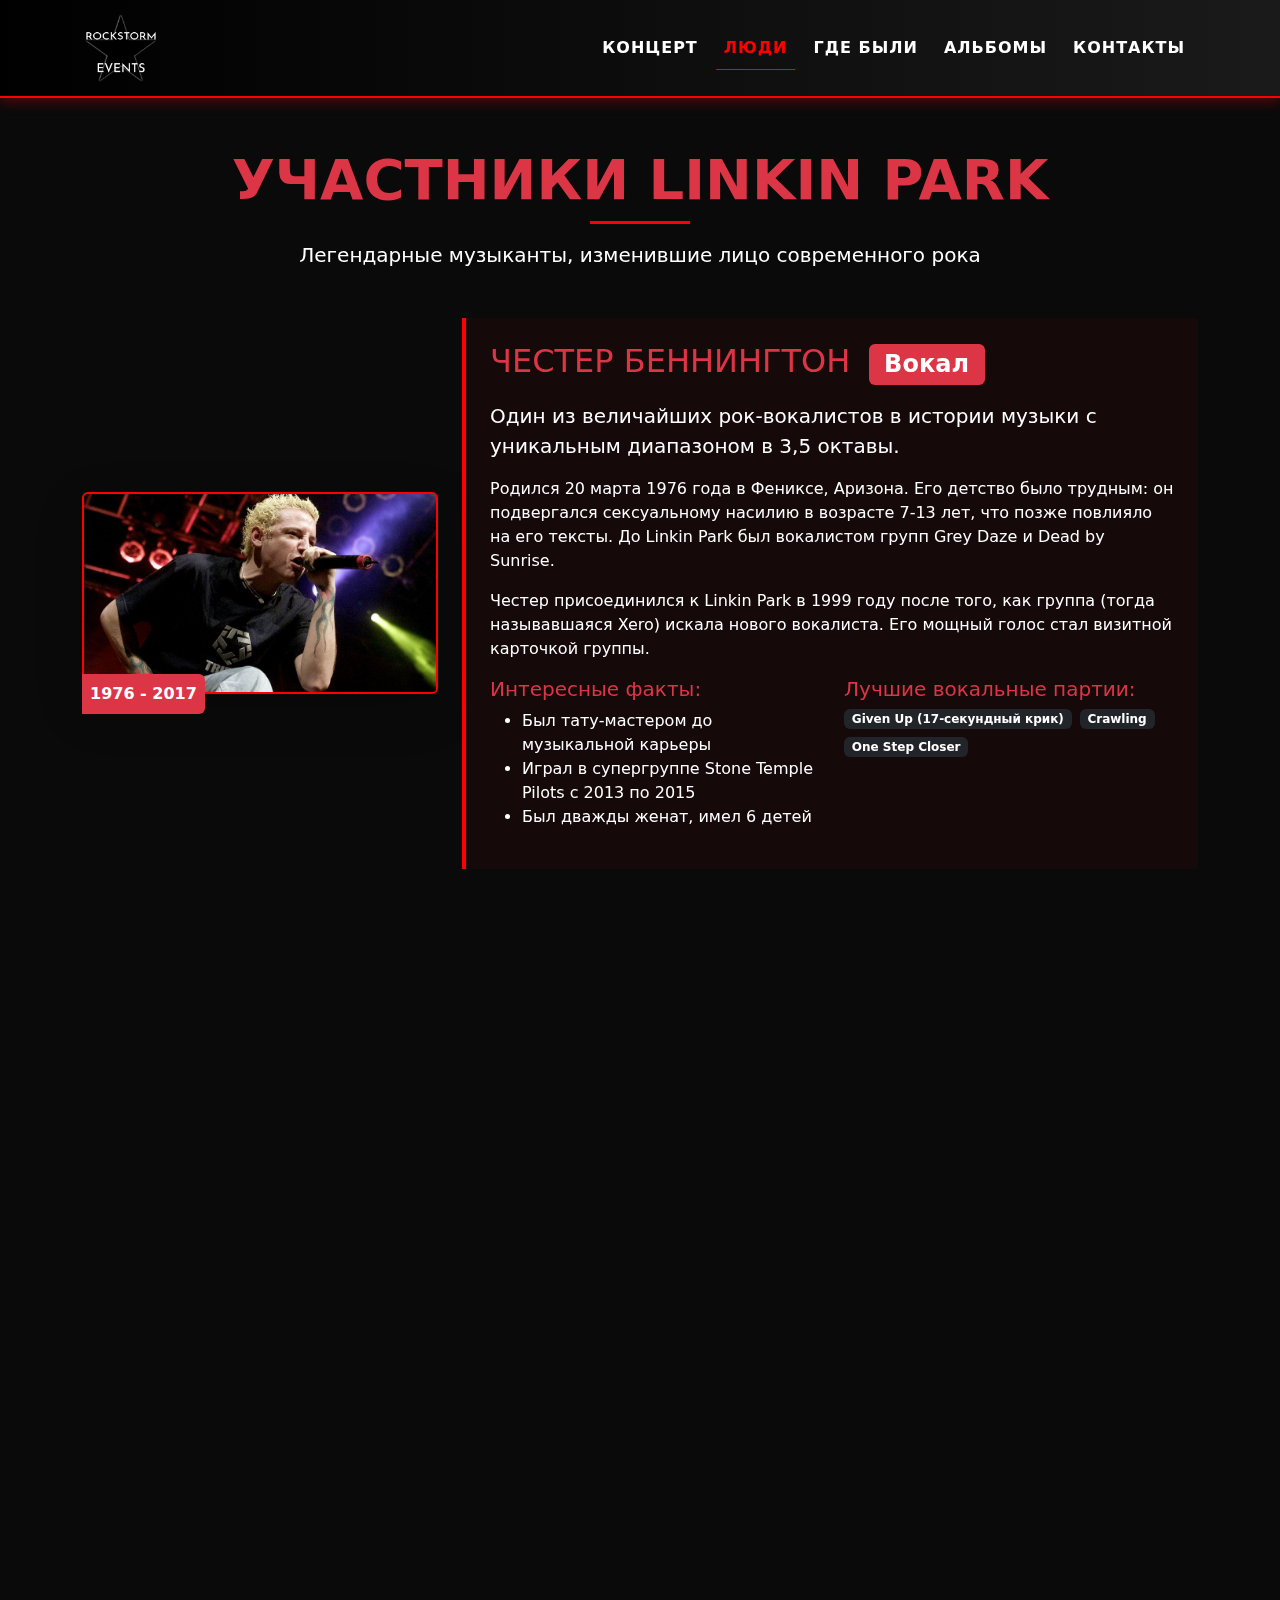
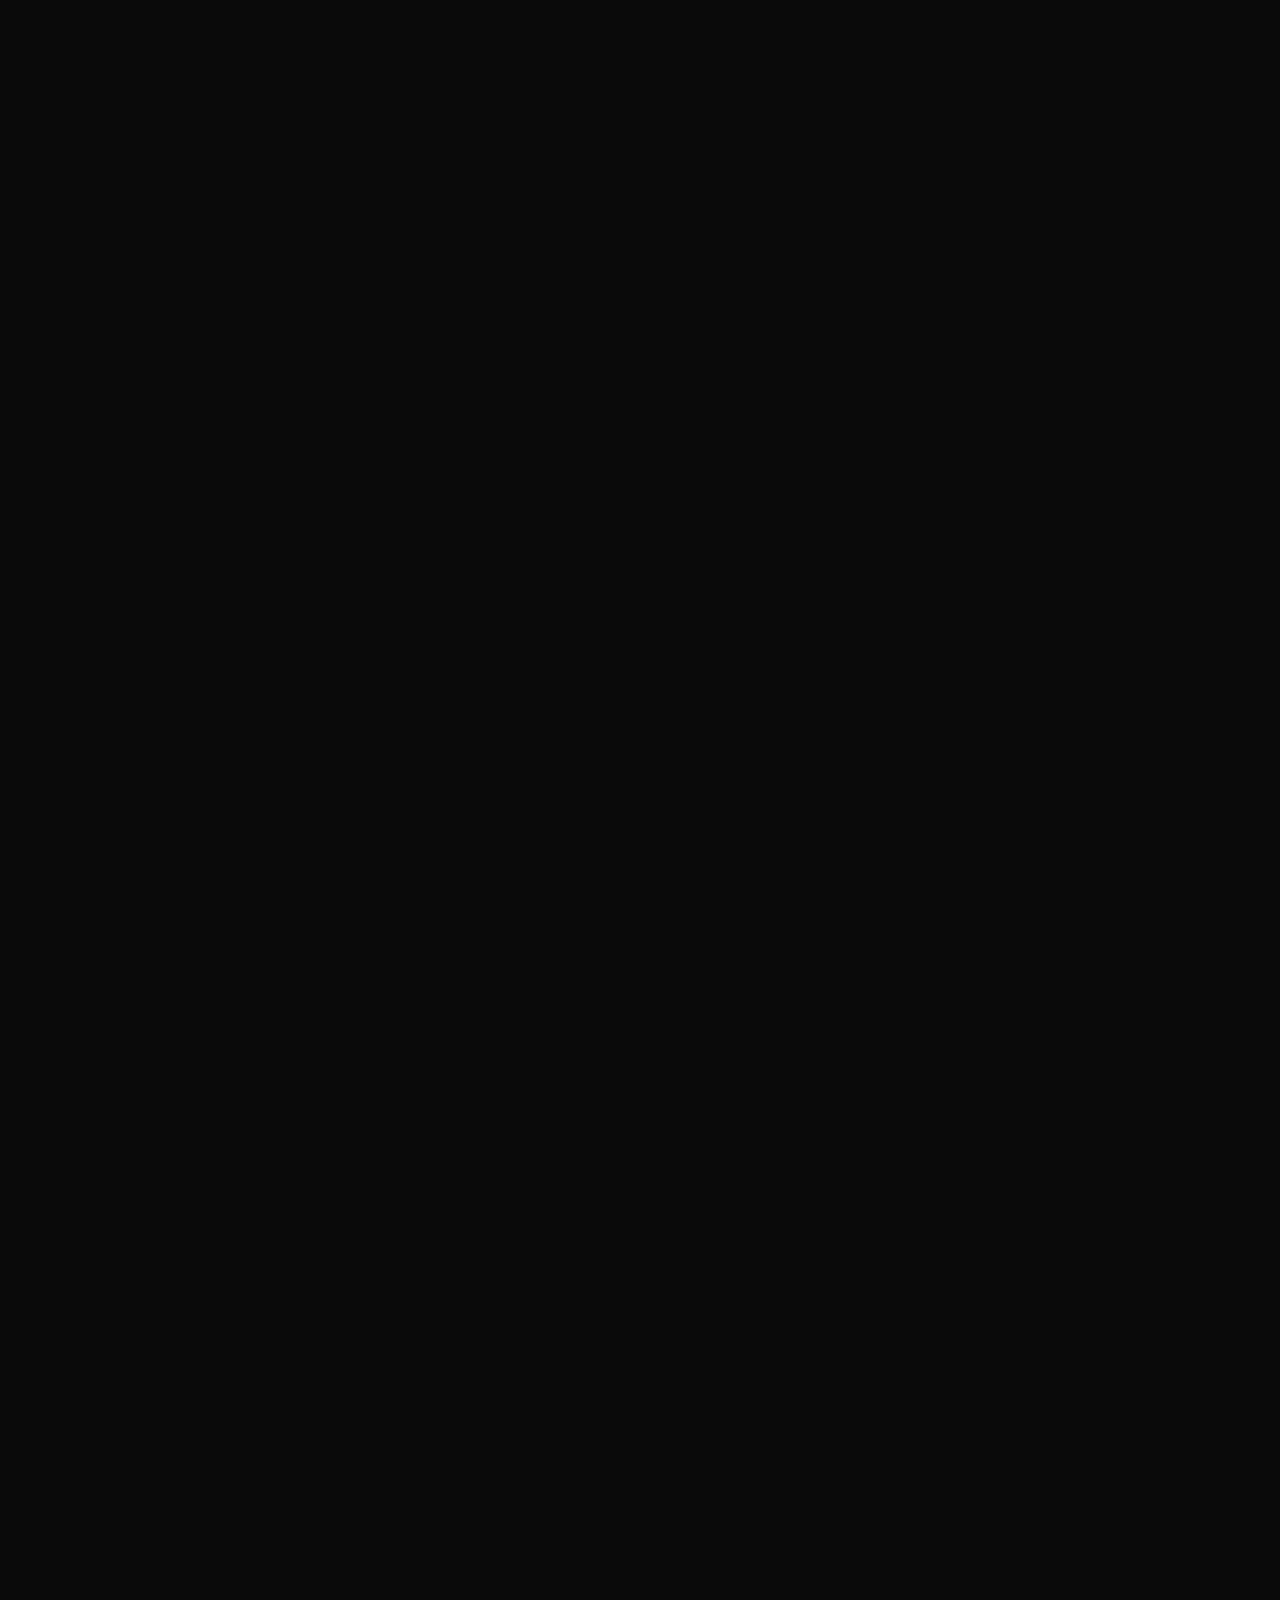
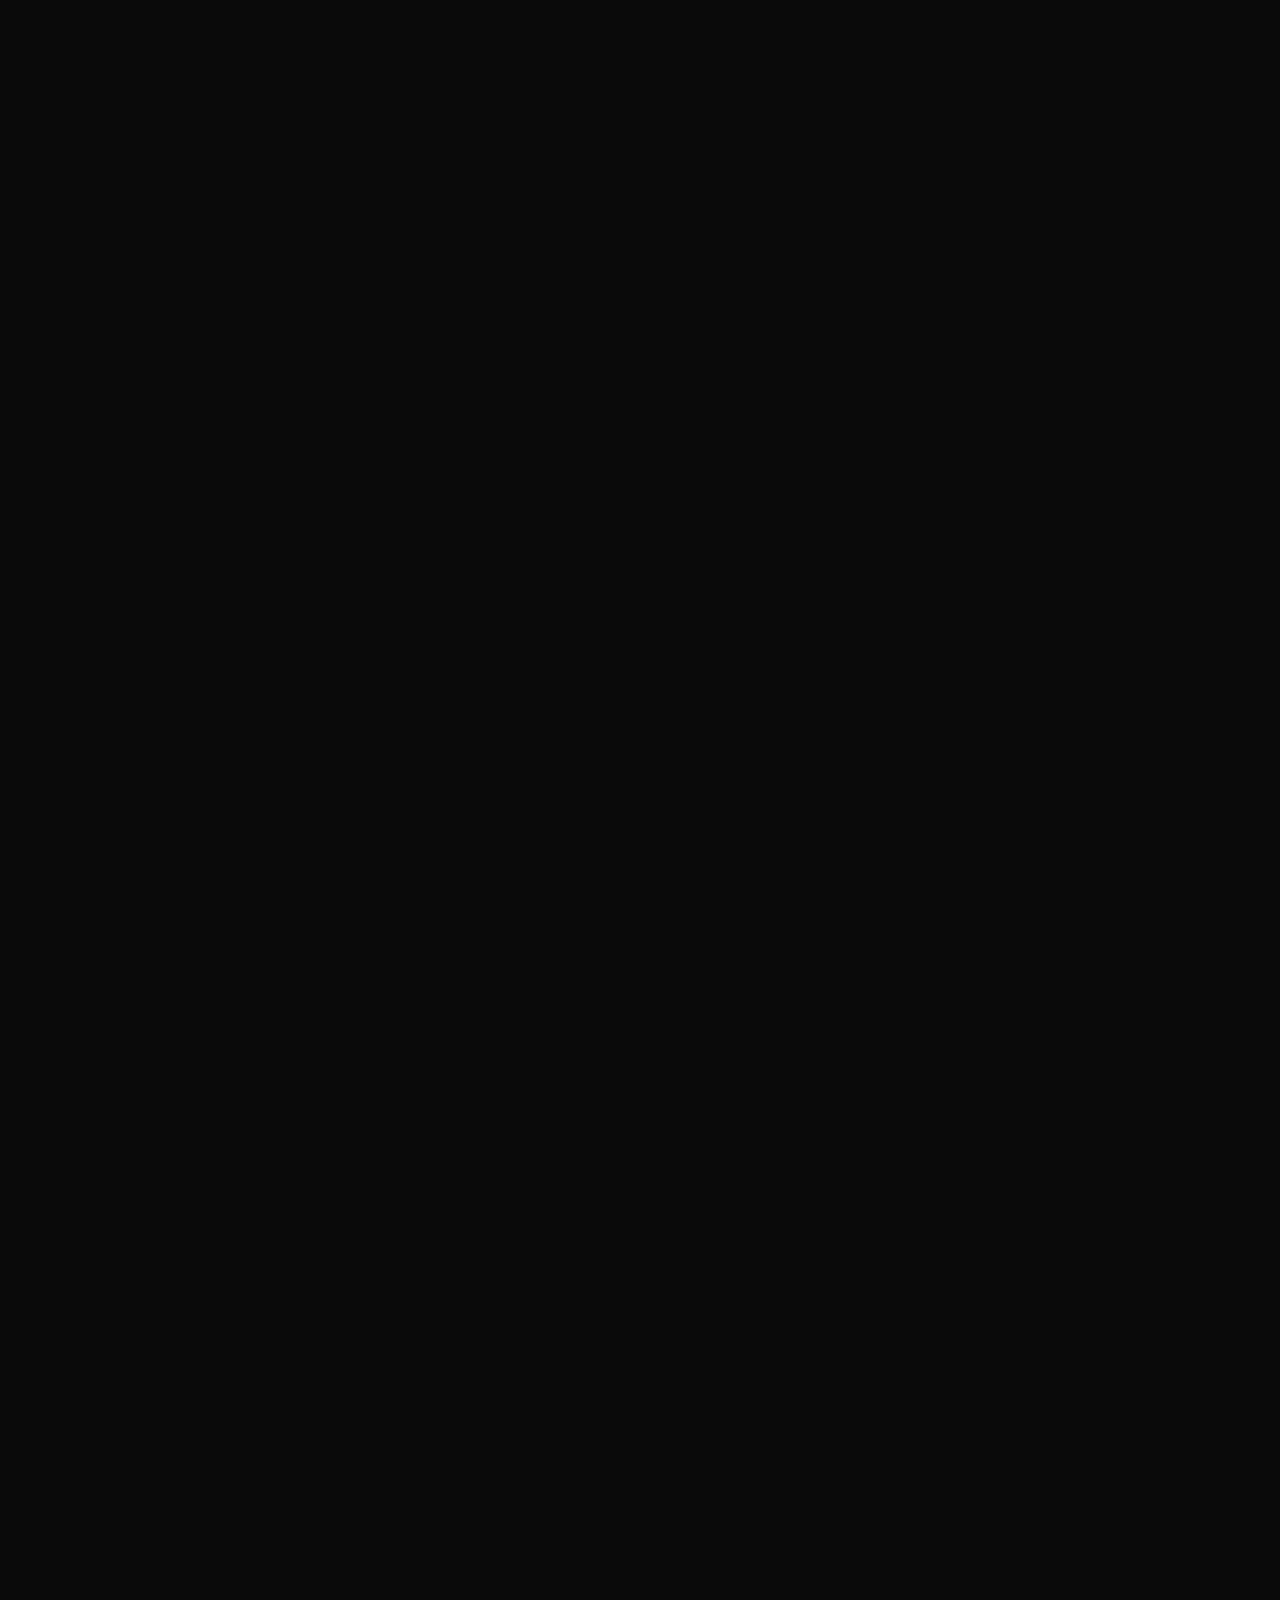
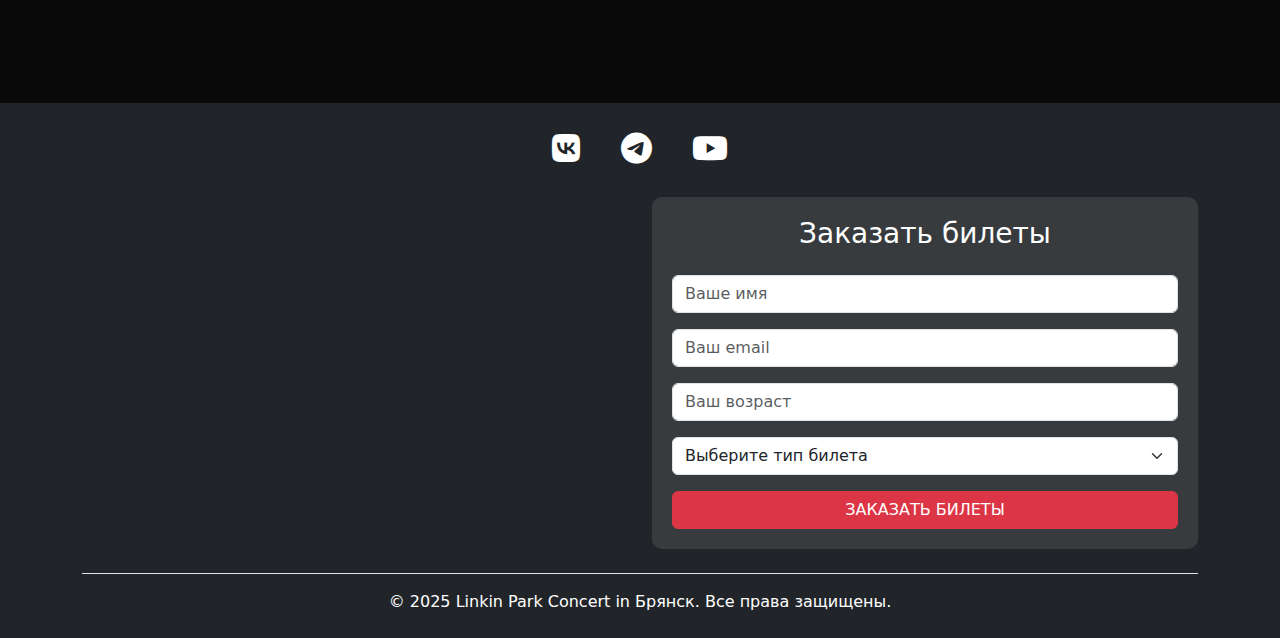
<file: about.html>
<!DOCTYPE html>
<html lang="ru">
  <head>
    <meta charset="UTF-8" />
    <meta name="viewport" content="width=device-width, initial-scale=1.0" />
    <title>О концерте</title>
    <link rel="stylesheet" href="css/style.css">
    <link rel="shortcut icon" href="images/favicon.svg" type="image/x-icon">
    <link
      href="https://cdn.jsdelivr.net/npm/bootstrap@5.3.0/dist/css/bootstrap.min.css"
      rel="stylesheet"
    />
    <link
      rel="stylesheet"
      href="https://cdnjs.cloudflare.com/ajax/libs/font-awesome/6.4.0/css/all.min.css"
    />
    <link href="https://unpkg.com/aos@2.3.1/dist/aos.css" rel="stylesheet" />
    <link rel="stylesheet" href="css/style.css">
  </head>
  <body>

    <!-- Навигация -->
    <nav class="navbar navbar-expand-lg navbar-dark sticky-top">
        <div class="container">
            <a class="navbar-brand" href="index.html">
                <img src="images/logo.png" alt="Linkin Park" height="40">
            </a>
            <button class="navbar-toggler" type="button" data-bs-toggle="collapse" data-bs-target="#navbarNav" aria-controls="navbarNav" aria-expanded="false" aria-label="Toggle navigation">
                <span class="navbar-toggler-icon"></span>
            </button>
            <div class="collapse navbar-collapse" id="navbarNav">
                <ul class="navbar-nav ms-auto">
                    <li class="nav-item">
                        <a class="nav-link" href="index.html">Концерт</a>
                    </li>
                    <li class="nav-item">
                        <a class="nav-link active" href="about.html">Люди</a>
                    </li>
                    <li class="nav-item">
                        <a class="nav-link" href="tickets.html">Где были</a>
                    </li>
                    <li class="nav-item">
                        <a class="nav-link" href="place.html">Альбомы</a>
                    </li>
                    <li class="nav-item">
                        <a class="nav-link" href="contacts.html">Контакты</a>
                    </li>
                </ul>
            </div>
        </div>
    </nav>

    <section class="py-5" style="background: #0a0a0a; color: white;">
      <div class="container">
        <!-- Заголовок -->
        <div class="text-center mb-5" data-aos="fade-down">
          <h1 class="display-4 fw-bold text-danger">УЧАСТНИКИ LINKIN PARK</h1>
          <div class="mx-auto" style="height: 3px; width: 100px; background: #ff0000;"></div>
          <p class="lead mt-3">Легендарные музыканты, изменившие лицо современного рока</p>
        </div>
    
        <!-- Честер Беннингтон -->
        <div class="row align-items-center mb-5 member-card" data-aos="fade-up">
          <div class="col-lg-4">
            <div class="position-relative">
              <img src="images/chester.jpg" alt="Chester Bennington" class="img-fluid rounded shadow-lg" style="border: 2px solid #ff0000;">
              <div class="position-absolute bottom-0 start-0 bg-danger p-2 rounded-end" style="transform: translateY(50%);">
                <span class="fw-bold">1976 - 2017</span>
              </div>
            </div>
          </div>
          <div class="col-lg-8 mt-4 mt-lg-0">
            <div class="p-4" style="background: rgba(255,0,0,0.05); border-left: 4px solid #ff0000;">
              <h2 class="text-danger mb-3">ЧЕСТЕР БЕННИНГТОН <span class="badge bg-danger ms-2">Вокал</span></h2>
              <p class="lead">Один из величайших рок-вокалистов в истории музыки с уникальным диапазоном в 3,5 октавы.</p>
              <p>Родился 20 марта 1976 года в Фениксе, Аризона. Его детство было трудным: он подвергался сексуальному насилию в возрасте 7-13 лет, что позже повлияло на его тексты. До Linkin Park был вокалистом групп Grey Daze и Dead by Sunrise.</p>
              <p>Честер присоединился к Linkin Park в 1999 году после того, как группа (тогда называвшаяся Xero) искала нового вокалиста. Его мощный голос стал визитной карточкой группы.</p>
              <div class="row mt-3">
                <div class="col-md-6">
                  <h5 class="text-danger">Интересные факты:</h5>
                  <ul>
                    <li>Был тату-мастером до музыкальной карьеры</li>
                    <li>Играл в супергруппе Stone Temple Pilots с 2013 по 2015</li>
                    <li>Был дважды женат, имел 6 детей</li>
                  </ul>
                </div>
                <div class="col-md-6">
                  <h5 class="text-danger">Лучшие вокальные партии:</h5>
                  <div class="d-flex flex-wrap">
                    <span class="badge bg-dark me-2 mb-2">Given Up (17-секундный крик)</span>
                    <span class="badge bg-dark me-2 mb-2">Crawling</span>
                    <span class="badge bg-dark me-2 mb-2">One Step Closer</span>
                  </div>
                </div>
              </div>
            </div>
          </div>
        </div>
    
        <!-- Майк Шинода -->
        <div class="row align-items-center mb-5 member-card" data-aos="fade-up" data-aos-delay="100">
          <div class="col-lg-4 order-lg-2">
            <div class="position-relative">
              <img src="images/shinoda.jpg" alt="Mike Shinoda" class="img-fluid rounded shadow-lg" style="border: 2px solid #ff0000;">
              <div class="position-absolute bottom-0 start-0 bg-danger p-2 rounded-end" style="transform: translateY(50%);">
                <span class="fw-bold">Род. 1977</span>
              </div>
            </div>
          </div>
          <div class="col-lg-8 order-lg-1 mt-4 mt-lg-0">
            <div class="p-4" style="background: rgba(255,0,0,0.05); border-left: 4px solid #ff0000;">
              <h2 class="text-danger mb-3">МАЙК ШИНОДА <span class="badge bg-danger ms-2">Вокал, ритм-гитара, клавиши</span></h2>
              <p class="lead">Сердце и мозг Linkin Park - продюсер, композитор, мультиинструменталист и художник.</p>
              <p>Родился 11 февраля 1977 года в Агадуре, Калифорния. Имеет японские корни. Окончил Школу искусств в Пасадене, где познакомился с Брэдом Делсоном.</p>
              <p>Майк - основной автор текстов и музыки Linkin Park. Также занимается сольным проектом Fort Minor и пишет саундтреки к фильмам и играм (например, к Medal of Honor: Warfighter).</p>
              <div class="row mt-3">
                <div class="col-md-6">
                  <h5 class="text-danger">Творческие проекты:</h5>
                  <ul>
                    <li>Fort Minor - хип-хоп проект</li>
                    <li>Сольный альбом "Post Traumatic" (2018)</li>
                    <li>Куратор арт-выставок</li>
                  </ul>
                </div>
                <div class="col-md-6">
                  <h5 class="text-danger">Навыки:</h5>
                  <div class="d-flex flex-wrap">
                    <span class="badge bg-dark me-2 mb-2">Продюсирование</span>
                    <span class="badge bg-dark me-2 mb-2">Графический дизайн</span>
                    <span class="badge bg-dark me-2 mb-2">Игра на 5+ инструментах</span>
                  </div>
                </div>
              </div>
            </div>
          </div>
        </div>
    
        <!-- Брэд Делсон -->
        <div class="row align-items-center mb-5 member-card" data-aos="fade-up" data-aos-delay="200">
          <div class="col-lg-4">
            <div class="position-relative">
              <img src="images/delson.jpg" alt="Brad Delson" class="img-fluid rounded shadow-lg" style="border: 2px solid #ff0000;">
              <div class="position-absolute bottom-0 start-0 bg-danger p-2 rounded-end" style="transform: translateY(50%);">
                <span class="fw-bold">Род. 1977</span>
              </div>
            </div>
          </div>
          <div class="col-lg-8 mt-4 mt-lg-0">
            <div class="p-4" style="background: rgba(255,0,0,0.05); border-left: 4px solid #ff0000;">
              <h2 class="text-danger mb-3">БРЭД ДЕЛСОН <span class="badge bg-danger ms-2">Соло-гитара</span></h2>
              <p class="lead">Главный гитарист группы с уникальным стилем игры без медиатора.</p>
              <p>Родился 1 декабря 1977 года в Лос-Анджелесе. Учился в одной школе с Майком Шинодой. Имеет степень юриста из UCLA, но никогда не работал по специальности.</p>
              <p>Брэд известен своим мощным, но мелодичным стилем игры. Он предпочитает гитары PRS и усилители Mesa Boogie. Также занимается A&R (поиск талантов) в Warner Bros. Records.</p>
              <div class="row mt-3">
                <div class="col-md-6">
                  <h5 class="text-danger">Гитары:</h5>
                  <ul>
                    <li>PRS SE "Brad Delson" Signature</li>
                    <li>Gibson Les Paul Custom</li>
                    <li>Fender Stratocaster</li>
                  </ul>
                </div>
                <div class="col-md-6">
                  <h5 class="text-danger">Лучшие партии:</h5>
                  <div class="d-flex flex-wrap">
                    <span class="badge bg-dark me-2 mb-2">Solo в "In The End"</span>
                    <span class="badge bg-dark me-2 mb-2">Рифф "Faint"</span>
                    <span class="badge bg-dark me-2 mb-2">"Waiting For The End"</span>
                  </div>
                </div>
              </div>
            </div>
          </div>
        </div>
    
        <!-- Дэйв Фаррелл -->
        <div class="row align-items-center mb-5 member-card" data-aos="fade-up" data-aos-delay="300">
          <div class="col-lg-4 order-lg-2">
            <div class="position-relative">
              <img src="images/farrelo.jfif" alt="Dave Farrell" class="img-fluid rounded shadow-lg" style="border: 2px solid #ff0000;">
              <div class="position-absolute bottom-0 start-0 bg-danger p-2 rounded-end" style="transform: translateY(50%);">
                <span class="fw-bold">Род. 1977</span>
              </div>
            </div>
          </div>
          <div class="col-lg-8 order-lg-1 mt-4 mt-lg-0">
            <div class="p-4" style="background: rgba(255,0,0,0.05); border-left: 4px solid #ff0000;">
              <h2 class="text-danger mb-3">ДЭЙВ "ФЕНИКС" ФАРРЕЛЛ <span class="badge bg-danger ms-2">Бас-гитара</span></h2>
              <p class="lead">Скромный басист с мощным звуком и невероятной музыкальностью.</p>
              <p>Родился 8 февраля 1977 года в Плимуте, Массачусетс. Играл в группе Tasty Snax до Linkin Park. Пропустил запись дебютного альбома из-за обязательств с другим проектом, но вернулся сразу после.</p>
              <p>Дэйв отвечает за мощный низкочастотный звук группы. Он использует бас-гитары Warwick и техники игры пальцами и медиатором. Также играет на виолончели и контрабасе.</p>
              <div class="row mt-3">
                <div class="col-md-6">
                  <h5 class="text-danger">Факты:</h5>
                  <ul>
                    <li>Единственный участник с классическим музыкальным образованием</li>
                    <li>Женат с 2002 года, имеет двоих детей</li>
                    <li>Самый высокий участник группы (196 см)</li>
                  </ul>
                </div>
                <div class="col-md-6">
                  <h5 class="text-danger">Лучшие басовые линии:</h5>
                  <div class="d-flex flex-wrap">
                    <span class="badge bg-dark me-2 mb-2">"Papercut"</span>
                    <span class="badge bg-dark me-2 mb-2">"When They Come For Me"</span>
                    <span class="badge bg-dark me-2 mb-2">"Lost In The Echo"</span>
                  </div>
                </div>
              </div>
            </div>
          </div>
        </div>
    
        <!-- Джо Хан -->
        <div class="row align-items-center mb-5 member-card" data-aos="fade-up" data-aos-delay="400">
          <div class="col-lg-4">
            <div class="position-relative">
              <img src="images/johan.jpg" alt="Joe Hahn" class="img-fluid rounded shadow-lg" style="border: 2px solid #ff0000;">
              <div class="position-absolute bottom-0 start-0 bg-danger p-2 rounded-end" style="transform: translateY(50%);">
                <span class="fw-bold">Род. 1977</span>
              </div>
            </div>
          </div>
          <div class="col-lg-8 mt-4 mt-lg-0">
            <div class="p-4" style="background: rgba(255,0,0,0.05); border-left: 4px solid #ff0000;">
              <h2 class="text-danger mb-3">ДЖО ХАН <span class="badge bg-danger ms-2">Турнтейблизм, семплы</span></h2>
              <p class="lead">Визионер, ответственный за визуальную идентичность и электронные элементы Linkin Park.</p>
              <p>Родился 15 марта 1977 года в Далласе, Техас. Корейского происхождения. Окончил Школу искусств в Пасадене, где познакомился с будущими коллегами по группе.</p>
              <p>Джо создал большинство клипов Linkin Park и отвечает за электронные элементы в музыке. Также снимал клипы для других артистов (Static-X, Story of the Year) и работал кинорежиссером ("The Seed").</p>
              <div class="row mt-3">
                <div class="col-md-6">
                  <h5 class="text-danger">Режиссерские работы:</h5>
                  <ul>
                    <li>"In The End" (Linkin Park)</li>
                    <li>"Somewhere I Belong" (Linkin Park)</li>
                    <li>"The Seed" (художественный фильм)</li>
                  </ul>
                </div>
                <div class="col-md-6">
                  <h5 class="text-danger">Оборудование:</h5>
                  <div class="d-flex flex-wrap">
                    <span class="badge bg-dark me-2 mb-2">Technics SL-1200</span>
                    <span class="badge bg-dark me-2 mb-2">Ableton Live</span>
                    <span class="badge bg-dark me-2 mb-2">Roland SP-404</span>
                  </div>
                </div>
              </div>
            </div>
          </div>
        </div>
    
        <!-- Роб Бурдон -->
        <div class="row align-items-center mb-5 member-card" data-aos="fade-up" data-aos-delay="500">
          <div class="col-lg-4 order-lg-2">
            <div class="position-relative">
              <img src="images/burdon.jpg" alt="Rob Bourdon" class="img-fluid rounded shadow-lg" style="border: 2px solid #ff0000;">
              <div class="position-absolute bottom-0 start-0 bg-danger p-2 rounded-end" style="transform: translateY(50%);">
                <span class="fw-bold">Род. 1979</span>
              </div>
            </div>
          </div>
          <div class="col-lg-8 order-lg-1 mt-4 mt-lg-0">
            <div class="p-4" style="background: rgba(255,0,0,0.05); border-left: 4px solid #ff0000;">
              <h2 class="text-danger mb-3">РОБ БУРДОН <span class="badge bg-danger ms-2">Ударные</span></h2>
              <p class="lead">Ритмическая основа группы с уникальным стилем, сочетающим мощь и мелодичность.</p>
              <p>Родился 20 января 1979 года в Калвер-Сити, Калифорния. Начал играть на барабанах в 10 лет. Был соседом по комнате с Брэдом Делсоном в колледже.</p>
              <p>Роб известен своей точной техникой и способностью создавать запоминающиеся ритмические рисунки. Использует барабаны DW и тарелки Zildjian. Вдохновляется такими барабанщиками как Джон Бонэм и Стюарт Коупленд.</p>
              <div class="row mt-3">
                <div class="col-md-6">
                  <h5 class="text-danger">Стиль игры:</h5>
                  <ul>
                    <li>Четкие, мощные удары</li>
                    <li>Сложные синкопы</li>
                    <li>Использование электронных элементов</li>
                  </ul>
                </div>
                <div class="col-md-6">
                  <h5 class="text-danger">Лучшие партии:</h5>
                  <div class="d-flex flex-wrap">
                    <span class="badge bg-dark me-2 mb-2">"Bleed It Out"</span>
                    <span class="badge bg-dark me-2 mb-2">"A Place For My Head"</span>
                    <span class="badge bg-dark me-2 mb-2">"Burn It Down"</span>
                  </div>
                </div>
              </div>
            </div>
          </div>
        </div>
    
        <!-- История группы -->
        <div class="row mt-5" data-aos="fade-up">
          <div class="col-12">
            <div class="p-4 p-md-5 rounded" style="background: rgba(255,0,0,0.1); border: 2px solid #ff0000;">
              <h2 class="text-center text-danger mb-4">ИСТОРИЯ LINKIN PARK</h2>
              <div class="timeline">
                <div class="timeline-item">
                  <div class="timeline-year">1996</div>
                  <div class="timeline-content">
                    <h5>Основание группы</h5>
                    <p>Майк Шинода, Брэд Делсон и Роб Бурдон создают группу Xero в Агадуре, Калифорния.</p>
                  </div>
                </div>
                <div class="timeline-item">
                  <div class="timeline-year">1999</div>
                  <div class="timeline-content">
                    <h5>Приход Честера</h5>
                    <p>Честер Беннингтон присоединяется к группе после прослушивания по телефону. Группа меняет название на Hybrid Theory.</p>
                  </div>
                </div>
                <div class="timeline-item">
                  <div class="timeline-year">2000</div>
                  <div class="timeline-content">
                    <h5>Первый альбом</h5>
                    <p>Выпуск "Hybrid Theory" - одного из самых продаваемых дебютных альбомов в истории.</p>
                  </div>
                </div>
                <div class="timeline-item">
                  <div class="timeline-year">2003</div>
                  <div class="timeline-content">
                    <h5>Meteora</h5>
                    <p>Второй студийный альбом дебютирует на первом месте Billboard 200.</p>
                  </div>
                </div>
                <div class="timeline-item">
                  <div class="timeline-year">2010</div>
                  <div class="timeline-content">
                    <h5>A Thousand Suns</h5>
                    <p>Радикальное изменение звучания показывает эволюцию группы.</p>
                  </div>
                </div>
                <div class="timeline-item">
                  <div class="timeline-year">2017</div>
                  <div class="timeline-content">
                    <h5>Трагедия</h5>
                    <p>Честер Беннингтон покончил с собой 20 июля. Группа отменяет тур.</p>
                  </div>
                </div>
                <div class="timeline-item">
                  <div class="timeline-year">2020</div>
                  <div class="timeline-content">
                    <h5>Возвращение</h5>
                    <p>Группа выпускает сингл "She Couldn't" с архивными вокалами Честера.</p>
                  </div>
                </div>
              </div>
            </div>
          </div>
        </div>
      </div>
    </section>
    
    <style>
      .member-card {
        transition: transform 0.3s;
      }
      .member-card:hover {
        transform: translateY(-5px);
      }
      .timeline {
        position: relative;
        padding-left: 50px;
      }
      .timeline::before {
        content: '';
        position: absolute;
        left: 15px;
        top: 0;
        bottom: 0;
        width: 2px;
        background: #ff0000;
      }
      .timeline-item {
        position: relative;
        margin-bottom: 30px;
      }
      .timeline-year {
        position: absolute;
        left: -50px;
        top: 0;
        width: 40px;
        height: 40px;
        line-height: 40px;
        text-align: center;
        background: #ff0000;
        color: white;
        border-radius: 50%;
        font-weight: bold;
      }
      .timeline-content {
        padding: 15px;
        background: rgba(255,255,255,0.05);
        border-radius: 5px;
        border-left: 3px solid #ff0000;
      }
      .timeline-content h5 {
        color: #ff0000;
        margin-bottom: 10px;
      }
    </style>

    <!-- Футер -->
    <footer
      class="bg-dark text-white"
      style="padding-top: 0.1rem; padding-bottom: 0.5rem"
    >
      <div class="container">
        <!-- Соцсети -->
        <div class="text-center footer-icons">
          <a href="#"><i class="fab fa-vk"></i></a>
          <a href="#"><i class="fab fa-telegram"></i></a>
          <a href="#"><i class="fab fa-youtube"></i></a>
        </div>

        <!-- Две колонки -->
        <div class="row mt-4">
          <div class="col-md-6 mb-4 mb-md-0">
            <div class="map-container">
              <iframe
                src="https://www.google.com/maps/embed?pb=!1m18!1m12!1m3!1d9413.37364741891!2d34.3587893!3d53.2435624!2m3!1f0!2f0!3f0!3m2!1i1024!2i768!4f13.1!3m3!1m2!1s0x412d05e5e8e9c0e5%3A0x1b0b5a5b5b5b5b5b!2z0JHQuNGC0LDQudGB0LrQuNC5!5e0!3m2!1sru!2sru!4v1620000000000!5m2!1sru!2sru"
                width="100%"
                height="100%"
                style="border: 0"
                allowfullscreen=""
                loading="lazy"
              ></iframe>
            </div>
          </div>
          <div class="col-md-6">
            <div class="footer-form">
              <h3 class="text-center mb-4">Заказать билеты</h3>
              <form id="tickets">
                <div class="mb-3">
                  <input
                    type="text"
                    class="form-control"
                    placeholder="Ваше имя"
                    required
                  />
                </div>
                <div class="mb-3">
                  <input
                    type="email"
                    class="form-control"
                    placeholder="Ваш email"
                    required
                  />
                </div>
                <div class="mb-3">
                  <input
                    type="number"
                    class="form-control"
                    placeholder="Ваш возраст"
                    min="1"
                    required
                  />
                </div>
                <div class="mb-3">
                  <select class="form-select" required>
                    <option value="" disabled selected>
                      Выберите тип билета
                    </option>
                    <option value="vip">VIP - 10 000 руб.</option>
                    <option value="gold">Gold - 7 000 руб.</option>
                    <option value="silver">Silver - 5 000 руб.</option>
                    <option value="regular">Regular - 3 000 руб.</option>
                  </select>
                </div>
                <div class="d-grid">
                  <button type="submit" class="btn btn-danger">
                    ЗАКАЗАТЬ БИЛЕТЫ
                  </button>
                </div>
              </form>
            </div>
          </div>
        </div>

        <div class="text-center mt-4 pt-3 border-top">
          <p>&copy; 2025 Linkin Park Concert in Брянск. Все права защищены.</p>
        </div>
      </div>
    </footer>

    <script src="https://cdn.jsdelivr.net/npm/bootstrap@5.3.0/dist/js/bootstrap.bundle.min.js"></script>
    <script src="https://unpkg.com/aos@2.3.1/dist/aos.js"></script>
    <script>
      // Инициализируем AOS
      AOS.init({
        once: false, // Анимация будет повторяться при каждой прокрутке
        easing: "ease", // Плавное замедление в конце
      });
    </script>
  </body>
</html>
</file>
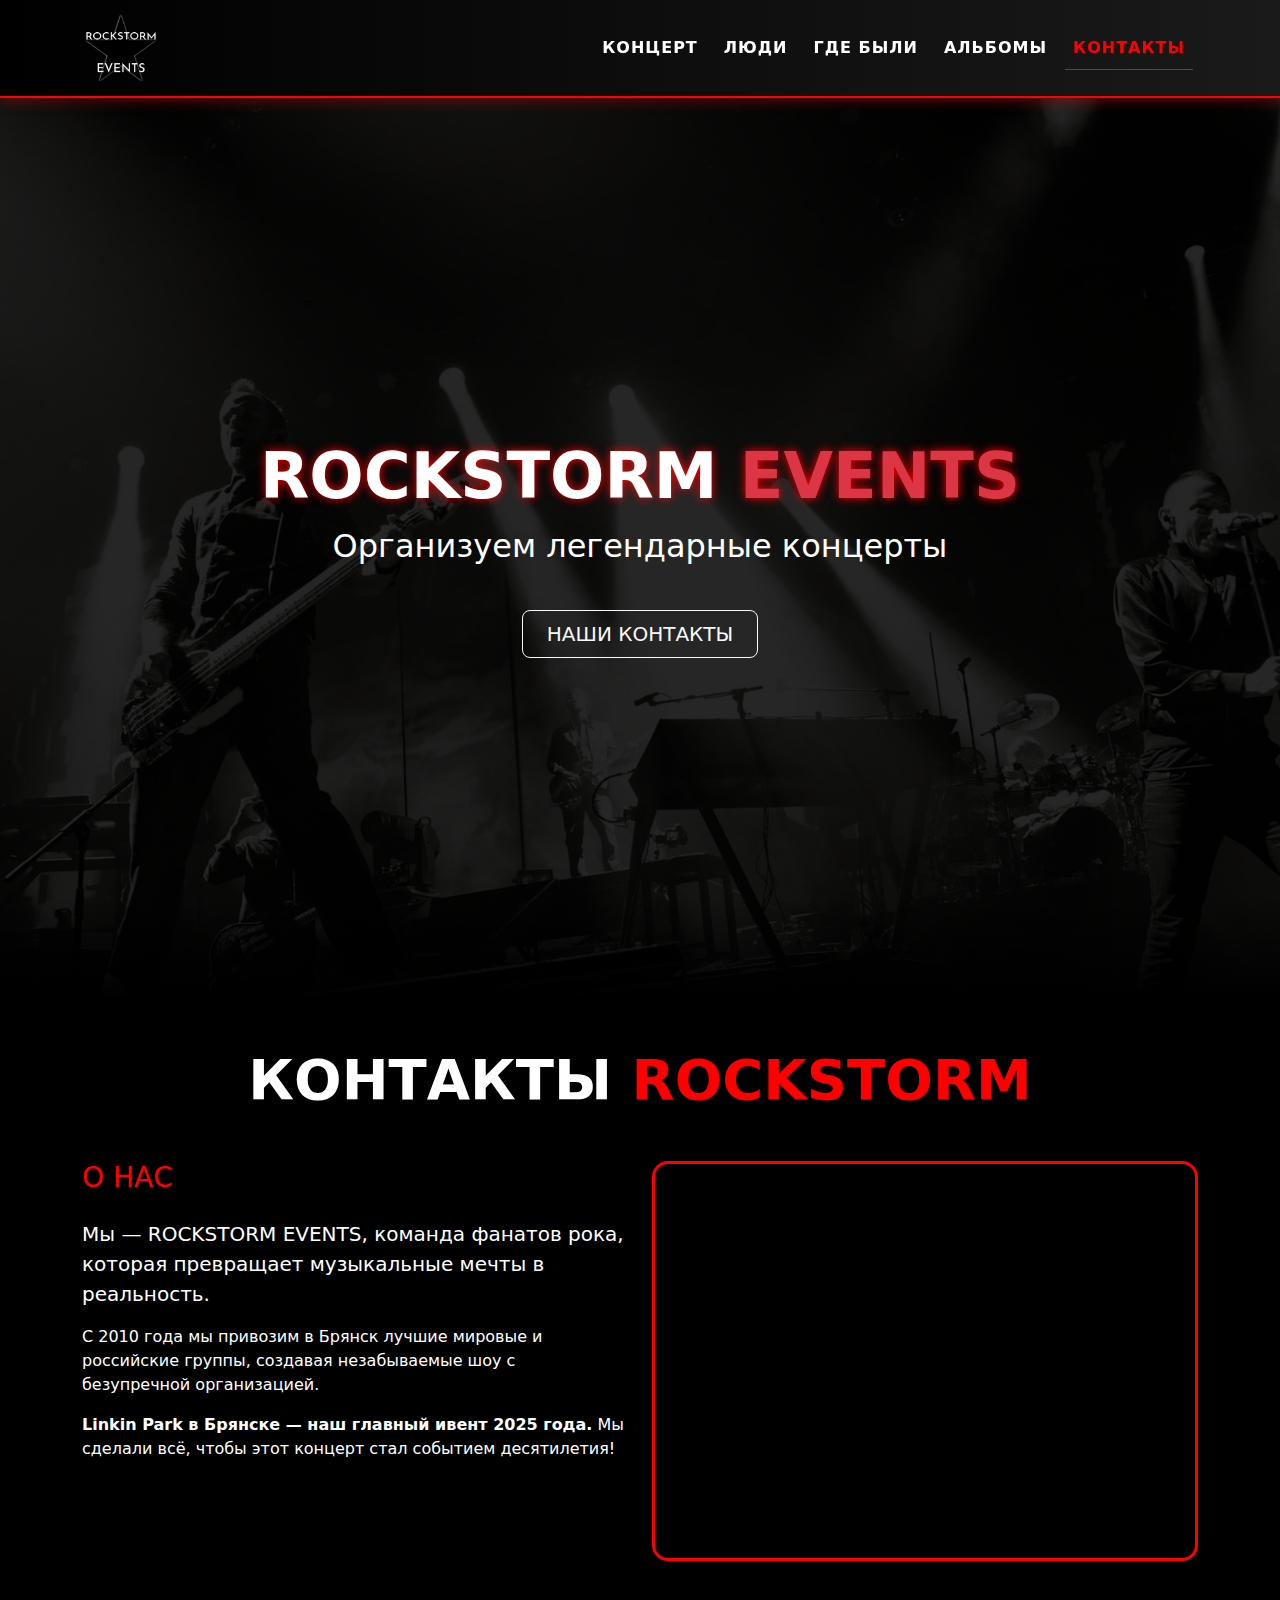
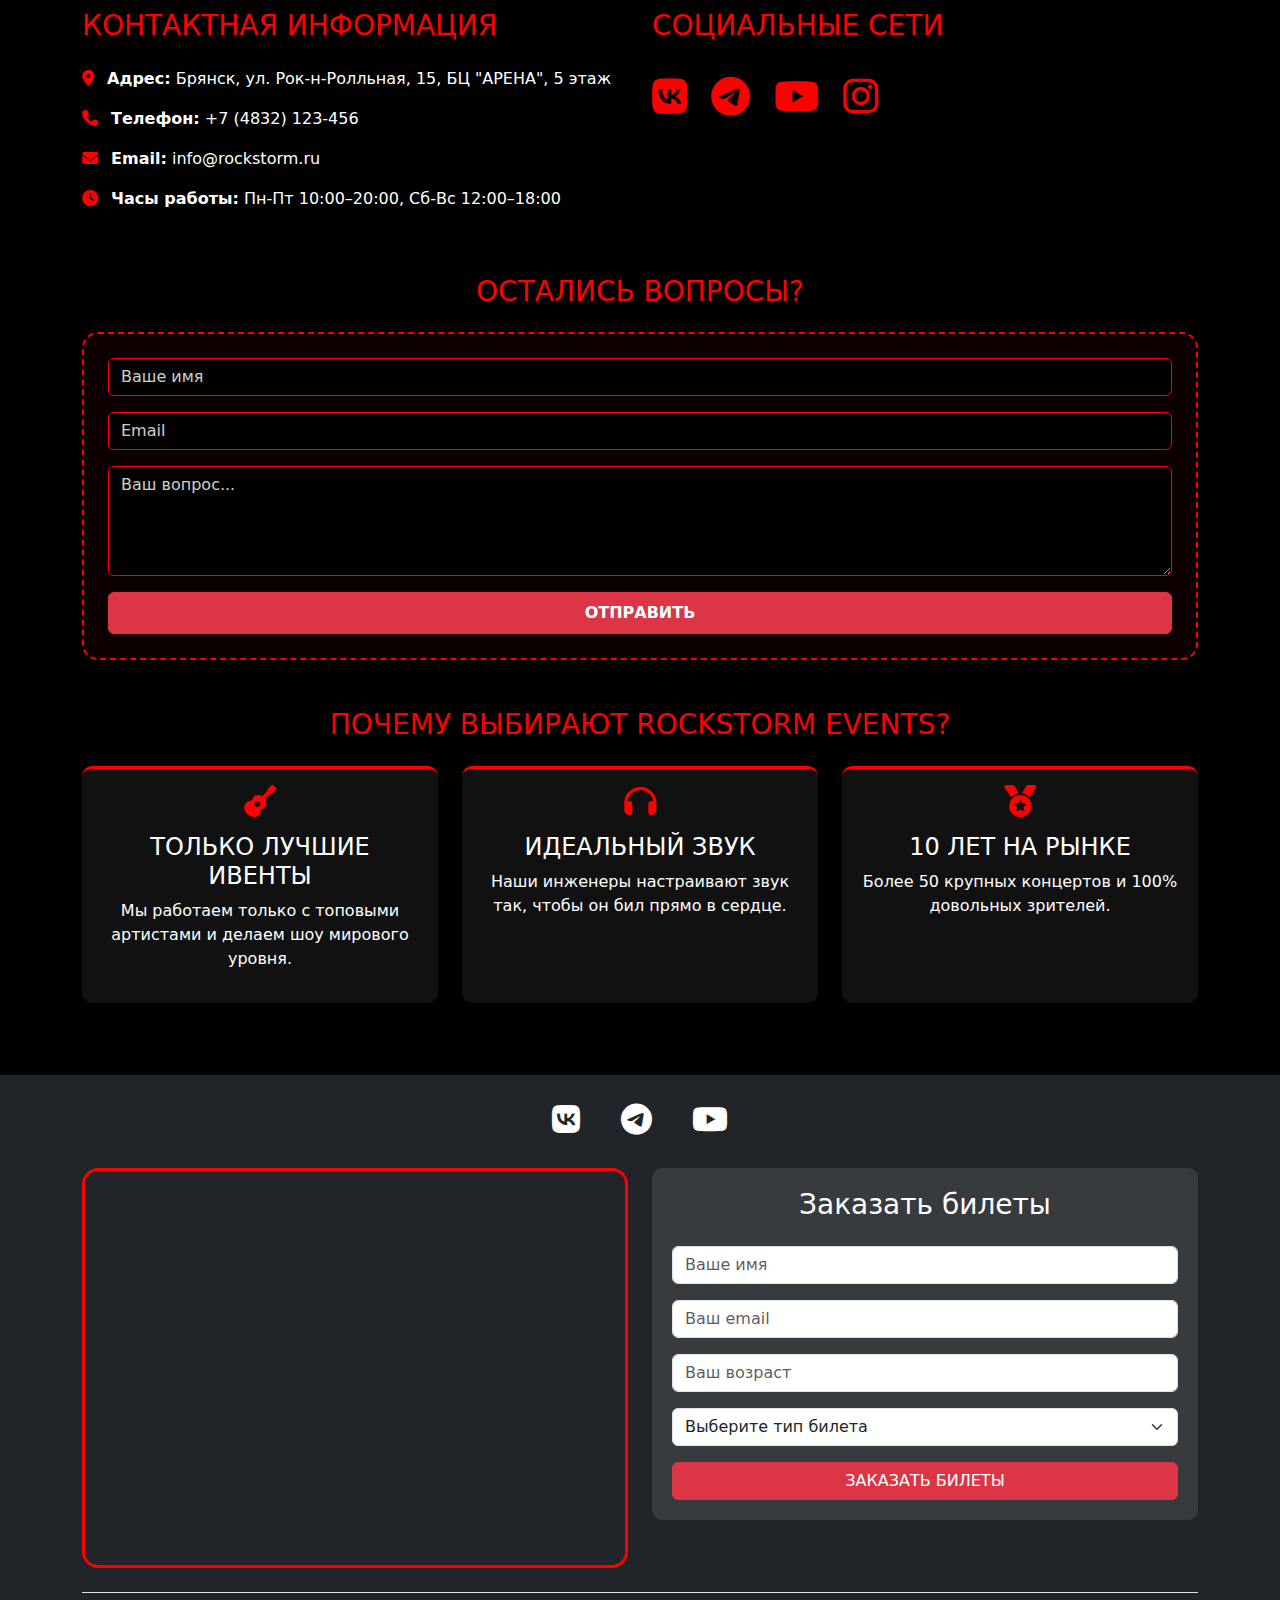
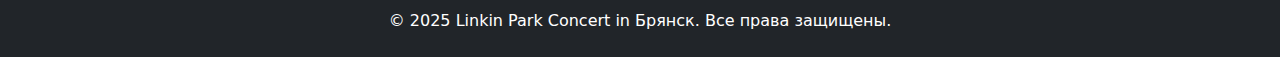
<file: contacts.html>
<!DOCTYPE html>
<html lang="ru">
  <head>
    <meta charset="UTF-8" />
    <meta name="viewport" content="width=device-width, initial-scale=1.0" />
    <title>Контакты</title>
    <link rel="stylesheet" href="css/style.css">
    <link rel="shortcut icon" href="images/favicon.svg" type="image/x-icon">
    <link
      href="https://cdn.jsdelivr.net/npm/bootstrap@5.3.0/dist/css/bootstrap.min.css"
      rel="stylesheet"
    />
    <link
      rel="stylesheet"
      href="https://cdnjs.cloudflare.com/ajax/libs/font-awesome/6.4.0/css/all.min.css"
    />
    <link href="https://unpkg.com/aos@2.3.1/dist/aos.css" rel="stylesheet" />
    <link rel="stylesheet" href="css/style.css">
    <link rel="stylesheet" href="css/style-con.css">
  </head>
  <body>
    
    <!-- Навигация -->
    <nav class="navbar navbar-expand-lg navbar-dark sticky-top">
        <div class="container">
            <a class="navbar-brand" href="index.html">
                <img src="images/logo.png" alt="Linkin Park" height="40">
            </a>
            <button class="navbar-toggler" type="button" data-bs-toggle="collapse" data-bs-target="#navbarNav" aria-controls="navbarNav" aria-expanded="false" aria-label="Toggle navigation">
                <span class="navbar-toggler-icon"></span>
            </button>
            <div class="collapse navbar-collapse" id="navbarNav">
                <ul class="navbar-nav ms-auto">
                    <li class="nav-item">
                        <a class="nav-link" href="index.html">Концерт</a>
                    </li>
                    <li class="nav-item">
                        <a class="nav-link" href="about.html">Люди</a>
                    </li>
                    <li class="nav-item">
                        <a class="nav-link" href="tickets.html">Где были</a>
                    </li>
                    <li class="nav-item">
                        <a class="nav-link" href="place.html">Альбомы</a>
                    </li>
                    <li class="nav-item">
                        <a class="nav-link  active" href="contacts.html">Контакты</a>
                    </li>
                </ul>
            </div>
        </div>
    </nav>

    <section class="hero-section" style="
    background: linear-gradient(rgba(0, 0, 0, 0.7), rgba(0, 0, 0, 0.7)), 
                url('images/linkinpark.jpg') no-repeat center center;
    background-size: cover;
    height: 100vh;
    display: flex;
    align-items: center;
    justify-content: center;
    text-align: center;
    position: relative;
    overflow: hidden;
">
    <!-- Затемнение для лучшей читаемости текста -->
    <div class="position-absolute top-0 left-0 w-100 h-100" style="background: rgba(0,0,0,0.5);"></div>
    
    <div class="container position-relative z-index-1">
        <h1 class="display-3 fw-bold text-uppercase" style="text-shadow: 0 0 10px #ff0000;">ROCKSTORM <span class="text-danger">EVENTS</span></h1>
        <p class="lead fs-2">Организуем легендарные концерты</p>
        <a href="#main-content" class="btn btn-outline-light btn-lg px-4 py-2 mt-4">НАШИ КОНТАКТЫ</a>
    </div>
    
    <!-- Дополнительный эффект (необязательно) -->
    <div class="position-absolute bottom-0 left-0 w-100" style="height: 100px; background: linear-gradient(to top, #000, transparent);"></div>
</section>

    <!-- Main Content -->
    <section id="main-content" class="py-5">
        <div class="container">
            <h2 class="text-center mb-5 display-4 fw-bold">КОНТАКТЫ <span class="red-accent">ROCKSTORM</span></h2>
            
            <div class="row mb-5">
                <div class="col-lg-6">
                    <h3 class="red-accent mb-4">О НАС</h3>
                    <p class="lead">Мы — <strong>ROCKSTORM EVENTS</strong>, команда фанатов рока, которая превращает музыкальные мечты в реальность.</p>
                    <p>С 2010 года мы привозим в Брянск лучшие мировые и российские группы, создавая незабываемые шоу с безупречной организацией.</p>
                    <p><strong>Linkin Park в Брянске — наш главный ивент 2025 года.</strong> Мы сделали всё, чтобы этот концерт стал событием десятилетия!</p>
                </div>
                <div class="col-lg-6">
                    <div class="map-container">
                        <iframe
                src="https://www.google.com/maps/embed?pb=!1m18!1m12!1m3!1d9413.37364741891!2d34.3587893!3d53.2435624!2m3!1f0!2f0!3f0!3m2!1i1024!2i768!4f13.1!3m3!1m2!1s0x412d05e5e8e9c0e5%3A0x1b0b5a5b5b5b5b5b!2z0JHQuNGC0LDQudGB0LrQuNC5!5e0!3m2!1sru!2sru!4v1620000000000!5m2!1sru!2sru"
                width="100%"
                height="100%"
                style="border: 0"
                allowfullscreen=""
                loading="lazy"
              ></iframe>
                    </div>
                </div>
            </div>

            <div class="row mb-5">
                <div class="col-md-6">
                    <h3 class="red-accent mb-4">КОНТАКТНАЯ ИНФОРМАЦИЯ</h3>
                    <ul class="list-unstyled">
                        <li class="mb-3"><i class="fas fa-map-marker-alt red-accent me-2"></i> <strong>Адрес:</strong> Брянск, ул. Рок-н-Ролльная, 15, БЦ "АРЕНА", 5 этаж</li>
                        <li class="mb-3"><i class="fas fa-phone red-accent me-2"></i> <strong>Телефон:</strong> +7 (4832) 123-456</li>
                        <li class="mb-3"><i class="fas fa-envelope red-accent me-2"></i> <strong>Email:</strong> info@rockstorm.ru</li>
                        <li><i class="fas fa-clock red-accent me-2"></i> <strong>Часы работы:</strong> Пн-Пт 10:00–20:00, Сб-Вс 12:00–18:00</li>
                    </ul>
                </div>
                <div class="col-md-6">
                    <h3 class="red-accent mb-4">СОЦИАЛЬНЫЕ СЕТИ</h3>
                    <div class="d-flex justify-content-start gap-4">
                        <a href="#" class="social-icon"><i class="fab fa-vk"></i></a>
                        <a href="#" class="social-icon"><i class="fab fa-telegram"></i></a>
                        <a href="#" class="social-icon"><i class="fab fa-youtube"></i></a>
                        <a href="#" class="social-icon"><i class="fab fa-instagram"></i></a>
                    </div>
                </div>
            </div>

            <div class="row mb-5">
                <div class="col-12">
                    <h3 class="text-center mb-4 red-accent">ОСТАЛИСЬ ВОПРОСЫ?</h3>
                    <form class="contact-form p-4">
                        <div class="mb-3">
                            <input type="text" class="form-control" placeholder="Ваше имя">
                        </div>
                        <div class="mb-3">
                            <input type="email" class="form-control" placeholder="Email">
                        </div>
                        <div class="mb-3">
                            <textarea class="form-control" rows="4" placeholder="Ваш вопрос..."></textarea>
                        </div>
                        <button type="submit" class="btn btn-danger w-100 py-2 fw-bold">ОТПРАВИТЬ</button>
                    </form>
                </div>
            </div>

            <div class="row">
                <div class="col-12">
                    <h3 class="text-center mb-4 red-accent">ПОЧЕМУ ВЫБИРАЮТ ROCKSTORM EVENTS?</h3>
                    <div class="row">
                        <div class="col-md-4 mb-4">
                            <div class="feature-card p-3 text-center">
                                <i class="fas fa-guitar red-accent mb-3" style="font-size: 2rem;"></i>
                                <h4 class="text-white">ТОЛЬКО ЛУЧШИЕ ИВЕНТЫ</h4>
                                <p>Мы работаем только с топовыми артистами и делаем шоу мирового уровня.</p>
                            </div>
                        </div>
                        <div class="col-md-4 mb-4">
                            <div class="feature-card p-3 text-center">
                                <i class="fas fa-headphones red-accent mb-3" style="font-size: 2rem;"></i>
                                <h4 class="text-white">ИДЕАЛЬНЫЙ ЗВУК</h4>
                                <p>Наши инженеры настраивают звук так, чтобы он бил прямо в сердце.</p>
                            </div>
                        </div>
                        <div class="col-md-4 mb-4">
                            <div class="feature-card p-3 text-center">
                                <i class="fas fa-medal red-accent mb-3" style="font-size: 2rem;"></i>
                                <h4 class="text-white">10 ЛЕТ НА РЫНКЕ</h4>
                                <p>Более 50 крупных концертов и 100% довольных зрителей.</p>
                            </div>
                        </div>
                    </div>
                </div>
            </div>
        </div>
    </section>

    <!-- Футер -->
    <footer
      class="bg-dark text-white"
      style="padding-top: 0.1rem; padding-bottom: 0.5rem"
    >
      <div class="container">
        <!-- Соцсети -->
        <div class="text-center footer-icons">
          <a href="#"><i class="fab fa-vk"></i></a>
          <a href="#"><i class="fab fa-telegram"></i></a>
          <a href="#"><i class="fab fa-youtube"></i></a>
        </div>

        <!-- Две колонки -->
        <div class="row mt-4">
          <div class="col-md-6 mb-4 mb-md-0">
            <div class="map-container">
              <iframe
                src="https://www.google.com/maps/embed?pb=!1m18!1m12!1m3!1d9413.37364741891!2d34.3587893!3d53.2435624!2m3!1f0!2f0!3f0!3m2!1i1024!2i768!4f13.1!3m3!1m2!1s0x412d05e5e8e9c0e5%3A0x1b0b5a5b5b5b5b5b!2z0JHQuNGC0LDQudGB0LrQuNC5!5e0!3m2!1sru!2sru!4v1620000000000!5m2!1sru!2sru"
                width="100%"
                height="100%"
                style="border: 0"
                allowfullscreen=""
                loading="lazy"
              ></iframe>
            </div>
          </div>
          <div class="col-md-6">
            <div class="footer-form">
              <h3 class="text-center mb-4">Заказать билеты</h3>
              <form id="tickets">
                <div class="mb-3">
                  <input
                    type="text"
                    class="form-control"
                    placeholder="Ваше имя"
                    required
                  />
                </div>
                <div class="mb-3">
                  <input
                    type="email"
                    class="form-control"
                    placeholder="Ваш email"
                    required
                  />
                </div>
                <div class="mb-3">
                  <input
                    type="number"
                    class="form-control"
                    placeholder="Ваш возраст"
                    min="1"
                    required
                  />
                </div>
                <div class="mb-3">
                  <select class="form-select" required>
                    <option value="" disabled selected>
                      Выберите тип билета
                    </option>
                    <option value="vip">VIP - 10 000 руб.</option>
                    <option value="gold">Gold - 7 000 руб.</option>
                    <option value="silver">Silver - 5 000 руб.</option>
                    <option value="regular">Regular - 3 000 руб.</option>
                  </select>
                </div>
                <div class="d-grid">
                  <button type="submit" class="btn btn-danger">
                    ЗАКАЗАТЬ БИЛЕТЫ
                  </button>
                </div>
              </form>
            </div>
          </div>
        </div>

        <div class="text-center mt-4 pt-3 border-top">
          <p>&copy; 2025 Linkin Park Concert in Брянск. Все права защищены.</p>
        </div>
      </div>
    </footer>

    <script src="https://cdn.jsdelivr.net/npm/bootstrap@5.3.0/dist/js/bootstrap.bundle.min.js"></script>
    <script src="https://unpkg.com/aos@2.3.1/dist/aos.js"></script>
    <script>
      // Инициализируем AOS
      AOS.init({
        once: false, // Анимация будет повторяться при каждой прокрутке
        easing: "ease", // Плавное замедление в конце
      });
    </script>
  </body>
</html>
</file>
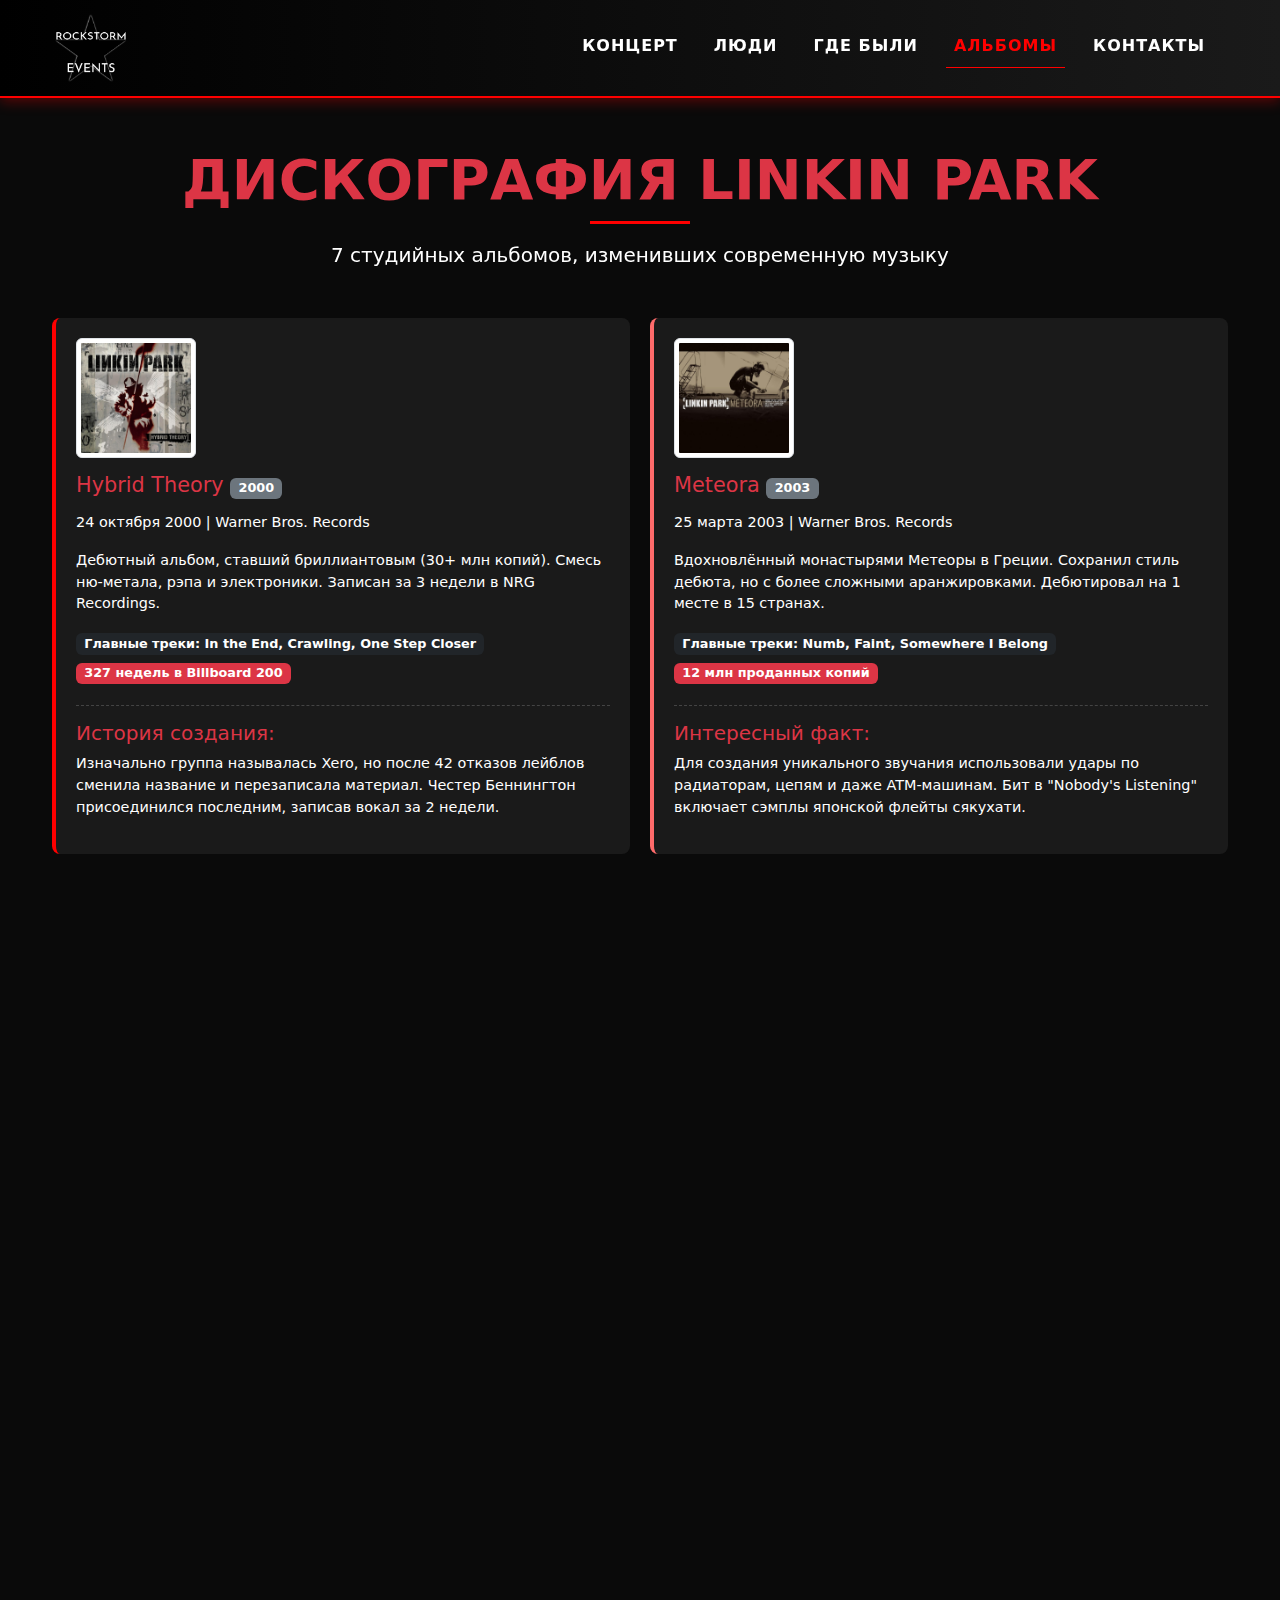
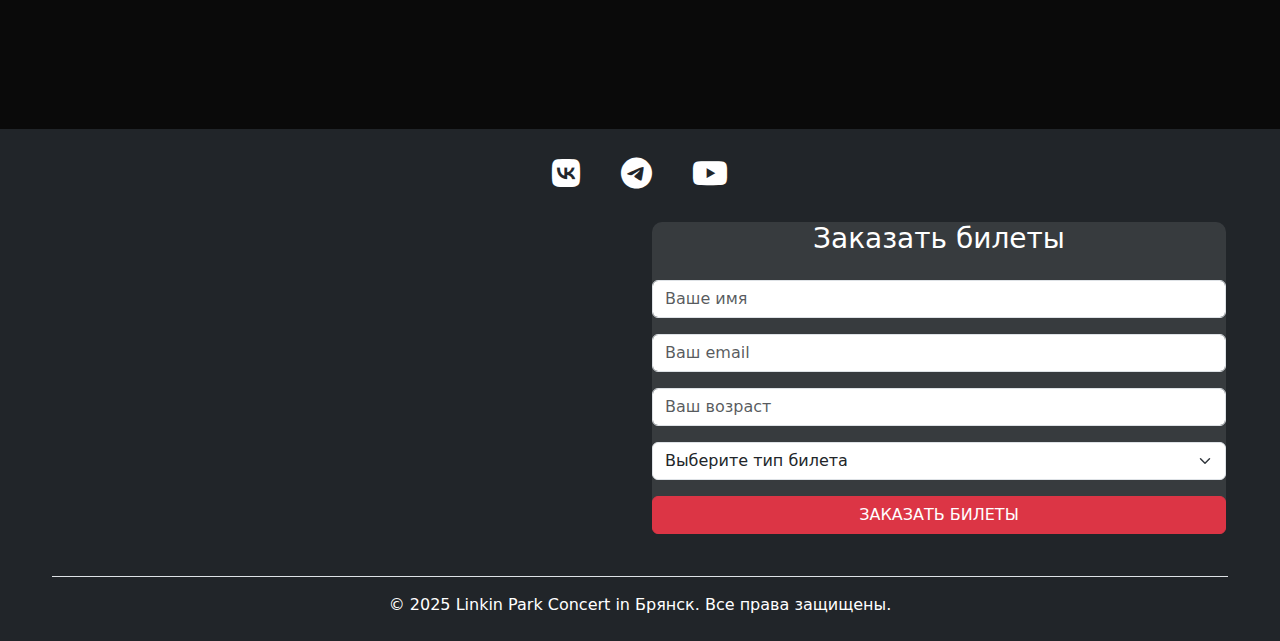
<file: place.html>
<!DOCTYPE html>
<html lang="ru">
  <head>
    <meta charset="UTF-8" />
    <meta name="viewport" content="width=device-width, initial-scale=1.0" />
    <title>Место</title>
    <link rel="stylesheet" href="css/style.css">
    <link rel="shortcut icon" href="images/favicon.svg" type="image/x-icon">
    <link
      href="https://cdn.jsdelivr.net/npm/bootstrap@5.3.0/dist/css/bootstrap.min.css"
      rel="stylesheet"
    />
    <link
      rel="stylesheet"
      href="https://cdnjs.cloudflare.com/ajax/libs/font-awesome/6.4.0/css/all.min.css"
    />
    <link href="https://unpkg.com/aos@2.3.1/dist/aos.css" rel="stylesheet" />
    <link rel="stylesheet" href="css/style.css">
    <link rel="stylesheet" href="css/style-place.css">
  </head>
  <body>
    
    <!-- Навигация -->
    <nav class="navbar navbar-expand-lg navbar-dark sticky-top">
        <div class="container">
            <a class="navbar-brand" href="index.html">
                <img src="images/logo.png" alt="Linkin Park" height="40">
            </a>
            <button class="navbar-toggler" type="button" data-bs-toggle="collapse" data-bs-target="#navbarNav" aria-controls="navbarNav" aria-expanded="false" aria-label="Toggle navigation">
                <span class="navbar-toggler-icon"></span>
            </button>
            <div class="collapse navbar-collapse" id="navbarNav">
                <ul class="navbar-nav ms-auto">
                    <li class="nav-item">
                        <a class="nav-link" href="index.html">Концерт</a>
                    </li>
                    <li class="nav-item">
                        <a class="nav-link" href="about.html">Люди</a>
                    </li>
                    <li class="nav-item">
                        <a class="nav-link" href="tickets.html">Где были</a>
                    </li>
                    <li class="nav-item">
                        <a class="nav-link active" href="place.html">Альбомы</a>
                    </li>
                    <li class="nav-item">
                        <a class="nav-link" href="contacts.html">Контакты</a>
                    </li>
                </ul>
            </div>
        </div>
    </nav>

    <section class="py-5" style="background: #0a0a0a; color: white;">
      <div class="container">
        <!-- Заголовок -->
        <div class="text-center mb-5" data-aos="fade-down">
          <h1 class="display-4 fw-bold text-danger">ДИСКОГРАФИЯ LINKIN PARK</h1>
          <div class="mx-auto" style="height: 3px; width: 100px; background: #ff0000;"></div>
          <p class="lead mt-3">7 студийных альбомов, изменивших современную музыку</p>
        </div>
    
        <!-- Альбомы -->
        <div class="row g-4">
          <!-- Hybrid Theory -->
          <div class="col-lg-6" data-aos="fade-right">
            <div class="album-card h-100 p-4" style="border-left: 4px solid #ff0000;">
              <div class="d-flex">
                <img src="images/hybteo.jpg" 
                     alt="Hybrid Theory" 
                     class="img-thumbnail me-4" 
                     style="width: 150px; height: 150px; object-fit: cover;">
                <div>
                  <h2 class="text-danger">Hybrid Theory <span class="badge bg-secondary">2000</span></h2>
                  <p class="">24 октября 2000 | Warner Bros. Records</p>
                  <p>Дебютный альбом, ставший бриллиантовым (30+ млн копий). Смесь ню-метала, рэпа и электроники. Записан за 3 недели в NRG Recordings.</p>
                  <div class="mt-3">
                    <span class="badge bg-dark me-2">Главные треки: In the End, Crawling, One Step Closer</span>
                    <span class="badge bg-danger">327 недель в Billboard 200</span>
                  </div>
                </div>
              </div>
              <div class="album-details mt-3" style="border-top: 1px dashed #444; padding-top: 15px;">
                <h5 class="text-danger">История создания:</h5>
                <p>Изначально группа называлась Xero, но после 42 отказов лейблов сменила название и перезаписала материал. Честер Беннингтон присоединился последним, записав вокал за 2 недели.</p>
              </div>
            </div>
          </div>
    
          <!-- Meteora -->
          <div class="col-lg-6" data-aos="fade-left">
            <div class="album-card h-100 p-4" style="border-left: 4px solid #ff6b6b;">
              <div class="d-flex">
                <img src="images/meteora.jpg" 
                     alt="Meteora" 
                     class="img-thumbnail me-4" 
                     style="width: 150px; height: 150px; object-fit: cover;">
                <div>
                  <h2 class="text-danger">Meteora <span class="badge bg-secondary">2003</span></h2>
                  <p class="">25 марта 2003 | Warner Bros. Records</p>
                  <p>Вдохновлённый монастырями Метеоры в Греции. Сохранил стиль дебюта, но с более сложными аранжировками. Дебютировал на 1 месте в 15 странах.</p>
                  <div class="mt-3">
                    <span class="badge bg-dark me-2">Главные треки: Numb, Faint, Somewhere I Belong</span>
                    <span class="badge bg-danger">12 млн проданных копий</span>
                  </div>
                </div>
              </div>
              <div class="album-details mt-3" style="border-top: 1px dashed #444; padding-top: 15px;">
                <h5 class="text-danger">Интересный факт:</h5>
                <p>Для создания уникального звучания использовали удары по радиаторам, цепям и даже ATM-машинам. Бит в "Nobody's Listening" включает сэмплы японской флейты сякухати.</p>
              </div>
            </div>
          </div>
    
          <!-- Minutes to Midnight -->
          <div class="col-lg-6" data-aos="fade-right" data-aos-delay="100">
            <div class="album-card h-100 p-4" style="border-left: 4px solid #ff9e9e;">
              <div class="d-flex">
                <img src="images/midnight.jpg" 
                     alt="Minutes to Midnight" 
                     class="img-thumbnail me-4" 
                     style="width: 150px; height: 150px; object-fit: cover;">
                <div>
                  <h2 class="text-danger">Minutes to Midnight <span class="badge bg-secondary">2007</span></h2>
                  <p class="">14 мая 2007 | Warner Bros. Records</p>
                  <p>Радикальный уход от прежнего звучания. 150 демо-версий, 3 года записи. Название отсылается к Часам Судного дня.</p>
                  <div class="mt-3">
                    <span class="badge bg-dark me-2">Главные треки: What I've Done, Bleed It Out, Shadow of the Day</span>
                    <span class="badge bg-danger">20 млн копий</span>
                  </div>
                </div>
              </div>
              <div class="album-details mt-3" style="border-top: 1px dashed #444; padding-top: 15px;">
                <h5 class="text-danger">Конфликт в студии:</h5>
                <p>Рик Рубин (продюсер) заставил группу переписать материал 3 раза. Честер угрожал уйти из-за трека "Leave Out All the Rest", который позже стал хитом.</p>
              </div>
            </div>
          </div>
    
          <!-- A Thousand Suns -->
          <div class="col-lg-6" data-aos="fade-left" data-aos-delay="100">
            <div class="album-card h-100 p-4" style="border-left: 4px solid #ffc4c4;">
              <div class="d-flex">
                <img src="images/thousand.webp" 
                     alt="A Thousand Suns" 
                     class="img-thumbnail me-4" 
                     style="width: 150px; height: 150px; object-fit: cover;">
                <div>
                  <h2 class="text-danger">A Thousand Suns <span class="badge bg-secondary">2010</span></h2>
                  <p class="">10 сентября 2010 | Warner Bros. Records</p>
                  <p>Концептуальный альбом о ядерной угрозе. Вдохновлён цитатой из Бхагавад-гиты: "Я стал Смертью, разрушителем миров".</p>
                  <div class="mt-3">
                    <span class="badge bg-dark me-2">Главные треки: The Catalyst, Waiting for the End, Iridescent</span>
                    <span class="badge bg-danger">Первое место в 15 странах</span>
                  </div>
                </div>
              </div>
              <div class="album-details mt-3" style="border-top: 1px dashed #444; padding-top: 15px;">
                <h5 class="text-danger">Эксперименты:</h5>
                <p>Для "When They Come for Me" Майк Шинода изучал африканские ритмы 3 месяца. В "The Requiem" использован голос Оппенгеймера из архивных записей.</p>
              </div>
            </div>
          </div>
        </div>
    
        <!-- Дополнительная информация -->
        <div class="row mt-5">
          <div class="col-md-6" data-aos="fade-up">
            <div class="p-4 rounded" style="background: rgba(255,0,0,0.05);">
              <h3 class="text-danger"><i class="fas fa-chart-line me-2"></i>Коммерческий успех</h3>
              <ul class="list-unstyled">
                <li class="mb-2">• <strong>100+ млн</strong> проданных альбомов</li>
                <li class="mb-2">• <strong>2 Grammy Awards</strong> (включая "Crawling")</li>
                <li class="mb-2">• <strong>5 альбомов №1</strong> в Billboard 200</li>
                <li>• <strong>Самый успешный</strong> рок-проект 2000-х</li>
              </ul>
            </div>
          </div>
          <div class="col-md-6" data-aos="fade-up" data-aos-delay="100">
            <div class="p-4 rounded" style="background: rgba(255,0,0,0.05); border: 1px solid rgba(255,0,0,0.2);">
              <h3 class="text-danger mb-4">
                <i class="fas fa-wave-square me-2"></i>Эволюция звука
                <small class="d-block  mt-1">2000 → 2017</small>
              </h3>
              
              <div class="sound-evolution mb-3">
                <div class="progress" style="height: 12px; background: rgba(255,255,255,0.1); border-radius: 6px; box-shadow: 0 2px 5px rgba(0,0,0,0.2);">
                  <div class="progress-bar bg-danger" role="progressbar" style="width: 20%; border-radius: 6px 0 0 6px;" 
                       data-bs-toggle="tooltip" title="Hybrid Theory / Meteora (2000-2003)"></div>
                  <div class="progress-bar bg-warning" role="progressbar" style="width: 30%;" 
                       data-bs-toggle="tooltip" title="Minutes to Midnight (2007)"></div>
                  <div class="progress-bar bg-info" role="progressbar" style="width: 25%;" 
                       data-bs-toggle="tooltip" title="A Thousand Suns (2010)"></div>
                  <div class="progress-bar bg-success" role="progressbar" style="width: 25%; border-radius: 0 6px 6px 0;" 
                       data-bs-toggle="tooltip" title="Living Things / One More Light (2012-2017)"></div>
                </div>
                
                <div class="d-flex justify-content-between mt-2 px-2">
                  <small class="text-danger fw-bold">Nu-metal</small>
                  <small class="text-warning fw-bold">Alt-rock</small>
                  <small class="text-info fw-bold">Electronic</small>
                  <small class="text-success fw-bold">Experimental</small>
                </div>
              </div>
              
              <p class="mb-0" style="font-size: 0.9rem;">
                <i class="fas fa-random text-danger me-1"></i> Постоянный поиск нового звучания: от агрессивных гитар до электронных текстур
              </p>
            </div>
          </div>
          
          <style>
            .sound-evolution .progress-bar {
              transition: all 1s ease;
              position: relative;
              overflow: hidden;
            }
            .sound-evolution .progress-bar::after {
              content: '';
              position: absolute;
              top: 0;
              left: 0;
              right: 0;
              bottom: 0;
              background: linear-gradient(90deg, 
                          rgba(255,255,255,0.1) 0%, 
                          rgba(255,255,255,0.3) 50%, 
                          rgba(255,255,255,0.1) 100%);
              animation: shine 2.5s infinite;
            }
            @keyframes shine {
              0% { transform: translateX(-100%); }
              100% { transform: translateX(100%); }
            }
          </style>
          
          <script>
            // Активируем подсказки Bootstrap (если подключен)
            if (typeof bootstrap !== 'undefined') {
              const tooltipTriggerList = [].slice.call(document.querySelectorAll('[data-bs-toggle="tooltip"]'));
              tooltipTriggerList.map(function (tooltipTriggerEl) {
                return new bootstrap.Tooltip(tooltipTriggerEl);
              });
            }
          </script>
        </div>
      </div>
    </section>
    
    <style>
      .album-card {
        background: #1a1a1a;
        border-radius: 8px;
        transition: transform 0.3s;
      }
      .album-card:hover {
        transform: translateY(-5px);
        box-shadow: 0 10px 20px rgba(255,0,0,0.1);
      }
    </style>

    <!-- Футер -->
    <footer
      class="bg-dark text-white"
      style="padding-top: 0.1rem; padding-bottom: 0.5rem"
    >
      <div class="container">
        <!-- Соцсети -->
        <div class="text-center footer-icons">
          <a href="#"><i class="fab fa-vk"></i></a>
          <a href="#"><i class="fab fa-telegram"></i></a>
          <a href="#"><i class="fab fa-youtube"></i></a>
        </div>

        <!-- Две колонки -->
        <div class="row mt-4">
          <div class="col-md-6 mb-4 mb-md-0">
            <div class="map-container">
              <iframe
                src="https://www.google.com/maps/embed?pb=!1m18!1m12!1m3!1d9413.37364741891!2d34.3587893!3d53.2435624!2m3!1f0!2f0!3f0!3m2!1i1024!2i768!4f13.1!3m3!1m2!1s0x412d05e5e8e9c0e5%3A0x1b0b5a5b5b5b5b5b!2z0JHQuNGC0LDQudGB0LrQuNC5!5e0!3m2!1sru!2sru!4v1620000000000!5m2!1sru!2sru"
                width="100%"
                height="100%"
                style="border: 0"
                allowfullscreen=""
                loading="lazy"
              ></iframe>
            </div>
          </div>
          <div class="col-md-6">
            <div class="footer-form">
              <h3 class="text-center mb-4">Заказать билеты</h3>
              <form id="tickets">
                <div class="mb-3">
                  <input
                    type="text"
                    class="form-control"
                    placeholder="Ваше имя"
                    required
                  />
                </div>
                <div class="mb-3">
                  <input
                    type="email"
                    class="form-control"
                    placeholder="Ваш email"
                    required
                  />
                </div>
                <div class="mb-3">
                  <input
                    type="number"
                    class="form-control"
                    placeholder="Ваш возраст"
                    min="1"
                    required
                  />
                </div>
                <div class="mb-3">
                  <select class="form-select" required>
                    <option value="" disabled selected>
                      Выберите тип билета
                    </option>
                    <option value="vip">VIP - 10 000 руб.</option>
                    <option value="gold">Gold - 7 000 руб.</option>
                    <option value="silver">Silver - 5 000 руб.</option>
                    <option value="regular">Regular - 3 000 руб.</option>
                  </select>
                </div>
                <div class="d-grid">
                  <button type="submit" class="btn btn-danger">
                    ЗАКАЗАТЬ БИЛЕТЫ
                  </button>
                </div>
              </form>
            </div>
          </div>
        </div>

        <div class="text-center mt-4 pt-3 border-top">
          <p>&copy; 2025 Linkin Park Concert in Брянск. Все права защищены.</p>
        </div>
      </div>
    </footer>

    <script src="https://cdn.jsdelivr.net/npm/bootstrap@5.3.0/dist/js/bootstrap.bundle.min.js"></script>
    <script src="https://unpkg.com/aos@2.3.1/dist/aos.js"></script>
    <script>
      // Инициализируем AOS
      AOS.init({
        once: false, // Анимация будет повторяться при каждой прокрутке
        easing: "ease", // Плавное замедление в конце
      });
    </script>
  </body>
</html>
</file>
<file: css/style.css>
.info-block {
  padding: 30px;
  border-radius: 10px;
  margin-bottom: 30px;
  height: 100%;
}
.footer-icons {
  font-size: 2rem;
  margin: 20px 0;
}
.footer-icons a {
  color: white;
  margin: 0 15px;
  transition: all 0.3s;
}
.footer-icons a:hover {
  color: #ff6b6b;
  transform: scale(1.2);
}
.footer-form {
  background: rgba(255, 255, 255, 0.1);
  padding: 20px;
  border-radius: 10px;
}
.map-container {
  height: 100%;
  min-height: 300px;
  border-radius: 10px;
  overflow: hidden;
}

.navbar {
background: linear-gradient(to right, #000000, #1a1a1a);
border-bottom: 2px solid #ff0000;
box-shadow: 0 4px 12px rgba(255, 0, 0, 0.3);
}

.navbar-brand img {
height: 70px;
}

.navbar-toggler {
border-color: rgba(255, 0, 0, 0.5);
}

.navbar-toggler-icon {
background-image: url("data:image/svg+xml,%3csvg xmlns='http://www.w3.org/2000/svg' viewBox='0 0 30 30'%3e%3cpath stroke='rgba%28255, 0, 0, 1%29' stroke-linecap='round' stroke-miterlimit='10' stroke-width='2' d='M4 7h22M4 15h22M4 23h22'/%3e%3c/svg%3e");
}

.nav-link {
position: relative;
font-weight: 600;
text-transform: uppercase;
letter-spacing: 1px;
padding: 10px 15px;
margin: 0 5px;
color: #ffffff !important;
transition: color 0.3s;
overflow: hidden;
}

.nav-link:hover {
color: #ff0000 !important;
}

.nav-link::after {
content: '';
position: absolute;
bottom: -2px;
left: 50%;
width: 0;
height: 3px;
background: #ff0000;
transform: translateX(-50%);
transition: all 0.3s ease;
}

.nav-link:hover::after,
.nav-link.active::after {
width: 100%;
}

.nav-link.active {
color: #ff0000 !important;
cursor: default;
}

::-webkit-scrollbar {
  width: 12px;
}
::-webkit-scrollbar-track {
  background: #000;
}
::-webkit-scrollbar-thumb {
  background: #ff0000;
}
</file>
<file: css/style-con.css>
body {
    background-color: #000;
    color: #fff;
}

.red-accent {
    color: #ff0000;
}

.map-container {
    height: 400px;
    border: 3px solid #ff0000;
    border-radius: 1rem;
    overflow: hidden;
    transition: all 0.3s;
}

.map-container:hover {
    box-shadow: 0 0 25px rgba(255, 0, 0, 0.5);
}

.social-icon {
    font-size: 2.5rem;
    color: #ff0000;
    transition: all 0.3s;
    display: inline-block;
}

.social-icon:hover {
    transform: scale(1.1);
}

.contact-form {
    background: rgba(255, 0, 0, 0.05);
    border: 2px dashed #ff0000;
    border-radius: 1rem;
}

.contact-form input,
.contact-form textarea {
    background: rgba(0, 0, 0, 0.7) !important;
    color: white !important;
    border: 1px solid #ff0000 !important;
}

.contact-form input:focus,
.contact-form textarea:focus {
    box-shadow: 0 0 10px #ff0000 !important;
}

.feature-card {
    background: #111;
    border-radius: 10px;
    border-top: 3px solid #ff0000;
    height: 100%;
    transition: transform 0.3s;
}

.feature-card:hover {
    transform: translateY(-5px);
}

::-webkit-scrollbar {
    width: 12px;
}

::-webkit-scrollbar-track {
    background: #000;
}

::-webkit-scrollbar-thumb {
    background: #ff0000;
}

::selection {
    background: #ff0000;
    color: white;
}

.hero-section {
    height: 100vh;
    background: linear-gradient(rgba(0, 0, 0, 0.7), rgba(0, 0, 0, 0.7)), url('https://i.imgur.com/KLQZ4aE.jpg');
    background-size: cover;
    background-position: center;
    display: flex;
    align-items: center;
    justify-content: center;
    text-align: center;
}

.contact-form input::placeholder,
.contact-form textarea::placeholder {
    color: #fff !important;
    opacity: 0.8;
}
</file>
<file: css/style-place.css>
/* Custom Scrollbar */
::-webkit-scrollbar {
    width: 12px;
  }
  ::-webkit-scrollbar-track {
    background: #000;
  }
  ::-webkit-scrollbar-thumb {
    background: #ff0000;
  }
  
  /* Text Selection */
  ::selection {
    background: #ff0000;
    color: white;
  }
  
  /* Image Hover Effects */
  .img-hover-effect {
    transition: transform 0.5s, filter 0.5s;
    filter: grayscale(20%);
  }
  
  .img-hover-effect:hover {
    transform: scale(1.03);
    filter: grayscale(0%) contrast(110%);
  }
  
  /* Special Typography */
  .rock-font {
    font-family: 'Arial Black', sans-serif;
    letter-spacing: -1px;
    text-transform: uppercase;
  }
  
  /* Glitch Effect (Optional) */
  .glitch {
    position: relative;
  }
  .glitch::before, .glitch::after {
    content: attr(data-text);
    position: absolute;
    top: 0;
    left: 0;
    width: 100%;
    height: 100%;
    opacity: 0.8;
  }
  .glitch::before {
    color: #0ff;
    z-index: -1;
    animation: glitch-effect 3s infinite;
  }
  .glitch::after {
    color: #f0f;
    z-index: -2;
    animation: glitch-effect 2s infinite reverse;
  }
  @keyframes glitch-effect {
    0% { transform: translate(0); }
    20% { transform: translate(-3px, 3px); }
    40% { transform: translate(-3px, -3px); }
    60% { transform: translate(3px, 3px); }
    80% { transform: translate(3px, -3px); }
    100% { transform: translate(0); }
  }


  .historical-title {
    font-size: 3rem;
    line-height: 1.2;
}

@media (max-width: 430px) {
    .historical-title {
        font-size: 1.8rem;
    }
}

/* Общие исправления адаптивности */
@media (max-width: 768px) {
  /* Исправление карточек альбомов */
  .album-card {
    padding: 15px !important;
  }
  
  .album-card .d-flex {
    flex-direction: column !important;
  }
  
  .album-card img {
    width: 100% !important;
    height: auto !important;
    margin-bottom: 15px;
    margin-right: 0 !important;
  }
  
  /* Уменьшение отступов */
  .album-details {
    padding-top: 10px !important;
  }
  
  /* Уменьшение размера заголовков */
  .display-4 {
    font-size: 2rem !important;
  }
  
  /* Исправление формы в футере */
  .footer-form {
    padding: 15px;
  }
  
  /* Фикс для карты */
  .map-container {
    height: 250px;
    margin-bottom: 20px;
  }
  
  /* Исправление сетки альбомов */
  .col-lg-6 {
    width: 100% !important;
    padding-left: 0 !important;
    padding-right: 0 !important;
  }
  
  /* Уменьшение размера текста */
  .lead {
    font-size: 1rem !important;
  }
  
  /* Исправление прогресс-бара */
  .sound-evolution .progress {
    height: 8px !important;
  }
  
  .sound-evolution .d-flex {
    flex-wrap: wrap;
  }
  
  .sound-evolution small {
    font-size: 0.7rem !important;
    margin-bottom: 5px;
  }
}

/* Дополнительные исправления для очень маленьких экранов */
@media (max-width: 576px) {
  /* Уменьшение навигации */
  .navbar-brand img {
    height: 30px !important;
  }
  
  /* Уменьшение заголовков */
  h2 {
    font-size: 1.3rem !important;
  }
  
  /* Исправление бейджей */
  .badge {
    font-size: 0.7rem !important;
    margin-bottom: 5px;
    display: inline-block !important;
  }
  
  /* Уменьшение формы */
  .form-control, .form-select {
    font-size: 0.9rem !important;
    padding: 0.375rem 0.75rem !important;
  }
  
  /* Уменьшение кнопок */
  .btn {
    padding: 0.375rem 0.75rem !important;
    font-size: 0.9rem !important;
  }
}

/* Исправление горизонтального скролла */
html, body {
  overflow-x: hidden;
  max-width: 100%;
}

/* Фикс для карточек при наведении на мобильных */
@media (hover: none) {
  .album-card:hover {
    transform: none !important;
    box-shadow: none !important;
  }
}

/* Исправления для диапазона 990-1400px */
@media (min-width: 990px) and (max-width: 1400px) {
  /* Контейнеры и общие отступы */
  .container {
    max-width: 95% !important;
    padding-left: 20px !important;
    padding-right: 20px !important;
  }
  
  /* Карточки альбомов */
  .album-card {
    padding: 20px !important;
  }
  
  .album-card .d-flex {
    flex-wrap: wrap;
  }
  
  .album-card img {
    width: 120px !important;
    height: 120px !important;
    margin-right: 15px !important;
    margin-bottom: 15px;
  }
  
  /* Текст в карточках */
  .album-card h2 {
    font-size: 1.3rem !important;
  }
  
  .album-card p {
    font-size: 0.9rem !important;
  }
  
  /* Бейджи */
  .badge {
    font-size: 0.8rem !important;
    margin-bottom: 5px;
    white-space: normal !important;
  }
  
  /* Футер */
  .footer .row {
    flex-direction: column;
  }
  
  .footer .col-md-6 {
    width: 100% !important;
    max-width: 100% !important;
  }
  
  .map-container {
    height: 300px;
    margin-bottom: 30px;
  }
  
  /* Форма */
  .footer-form {
    padding: 0;
  }
  
  /* Навигация */
  .navbar-nav {
    flex-wrap: wrap;
    justify-content: center;
  }
  
  .nav-item {
    margin: 0 10px 5px 0;
  }
  
  /* Прогресс-бар эволюции звука */
  .sound-evolution .progress {
    height: 10px !important;
  }
  
  .sound-evolution .d-flex {
    flex-wrap: wrap;
  }
  
  .sound-evolution small {
    font-size: 0.7rem !important;
    margin-bottom: 5px;
  }
}

/* Дополнительные исправления для предотвращения "уплывания" */
@media (min-width: 768px) {
  /* Фиксируем максимальную ширину контента */
  .album-card {
    max-width: 100%;
    overflow: hidden;
  }
  
  /* Гарантируем, что изображения не выходят за границы */
  .img-thumbnail {
    max-width: 100%;
    height: auto;
  }
  
  /* Фикс для длинного текста */
  .album-details p {
    word-break: break-word;
  }
  
  /* Обеспечиваем правильное поведение сетки */
  .row {
    margin-left: -10px;
    margin-right: -10px;
  }
  
  .col-lg-6 {
    padding-left: 10px;
    padding-right: 10px;
  }
}

/* Гарантированное предотвращение горизонтального скролла */
html, body {
  overflow-x: hidden;
  width: 100%;
  max-width: 100%;
}

body {
  position: relative;
}
</file>
